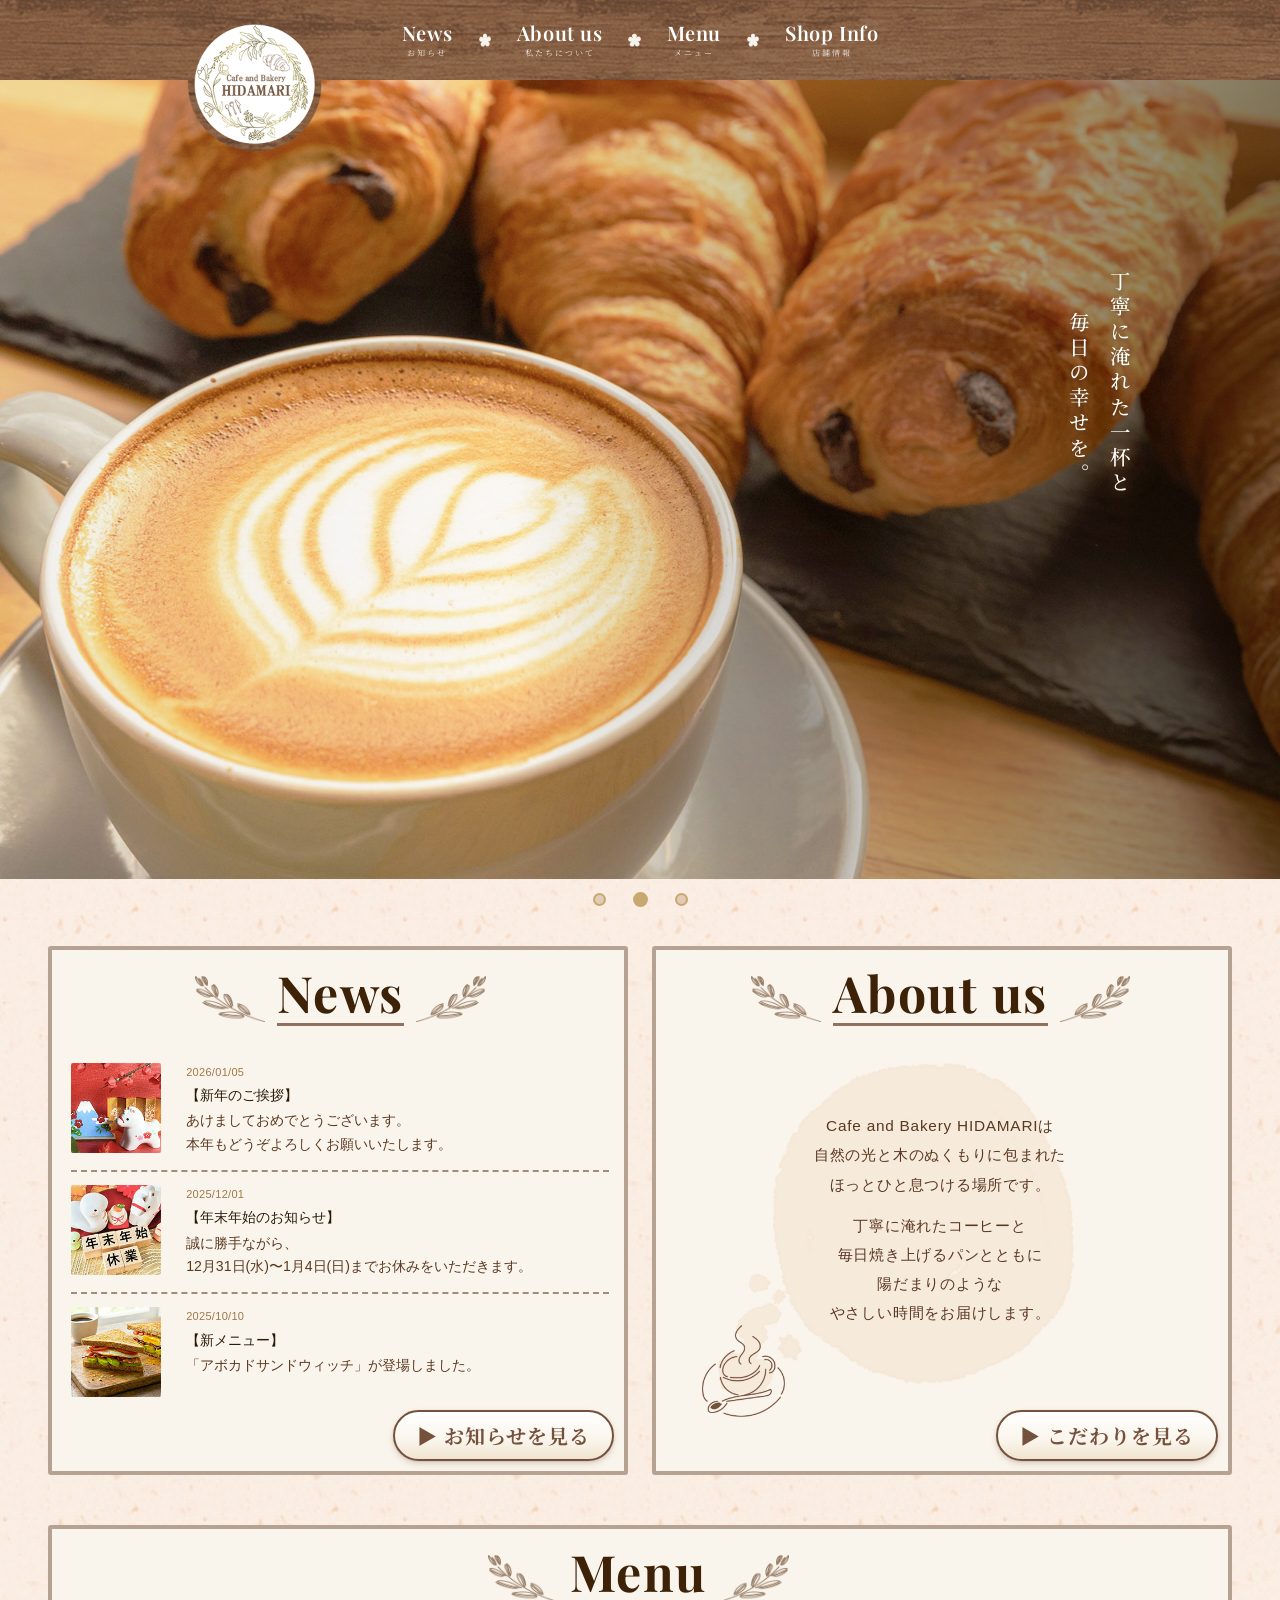
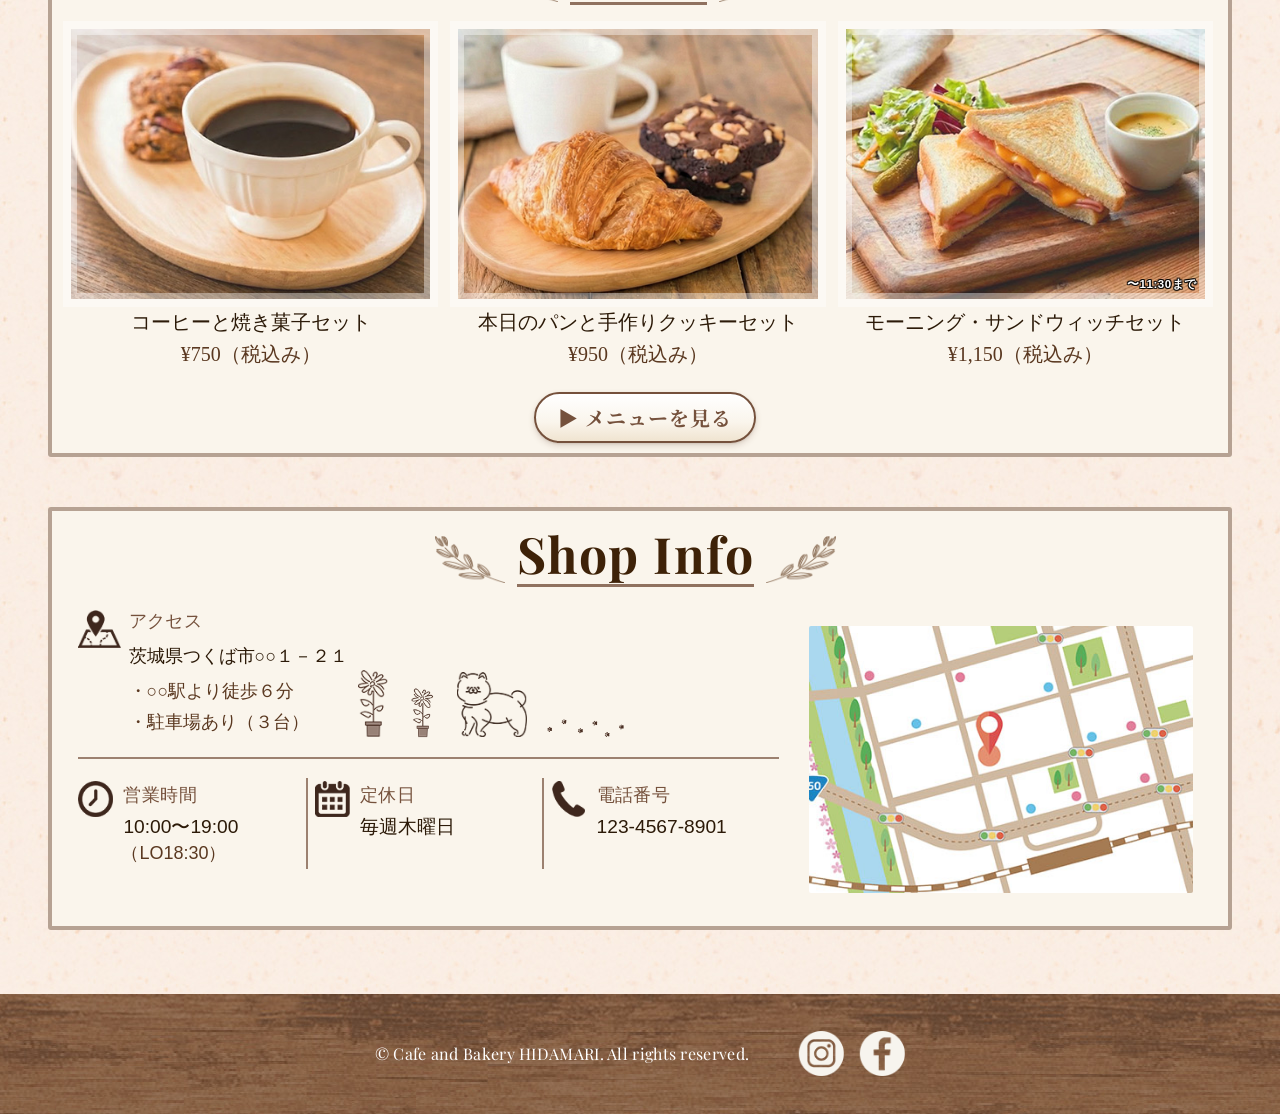
<file: index.html>
<!DOCTYPE html>
<html lang="ja">
<head>
  <meta charset="UTF-8">
  <meta name="viewport" content="width=device-width, initial-scale=1.0">
  <title>Cafe and Bakery HIDAMARI</title>
  <link rel="icon" href="favicon.ico">
  <link rel="preconnect" href="https://fonts.googleapis.com">
  <link rel="preconnect" href="https://fonts.gstatic.com" crossorigin>
  <link href="https://fonts.googleapis.com/css2?family=Playfair+Display:wght@400;600;700&family=Noto+Serif+JP:wght@300;400;500&display=swap" rel="stylesheet">
  <link rel="stylesheet" href="css/style.css">
</head>
<body>

<div class="hero-wood-wrap">
  <img class="hero-wood-img" src="images/common/bg_wood1.png" alt="" aria-hidden="true">
  <a href="index.html" class="hero-logo-link">
    <img class="hero-logo-img" src="images/common/logo.png" alt="Cafe and Bakery HIDAMARI">
  </a>
</div>

<header class="site-header">
  <div class="header-inner">
    <nav class="global-nav">
      <button class="nav-toggle" id="js-toggle" aria-label="メニュー" aria-expanded="false">
        <span></span><span></span><span></span>
      </button>
      <ul class="nav-list" id="js-nav">
        <li class="nav-item">
          <a href="news.html" class="nav-link">
            <span class="nav-en">News</span>
            <span class="nav-ja">お知らせ</span>
          </a>
        </li>
        <li class="nav-item">
          <img class="nav-flower" src="images/common/deco-flower.png" alt="" aria-hidden="true">
          <a href="about.html" class="nav-link">
            <span class="nav-en">About us</span>
            <span class="nav-ja">私たちについて</span>
          </a>
        </li>
        <li class="nav-item">
          <img class="nav-flower" src="images/common/deco-flower.png" alt="" aria-hidden="true">
          <a href="menu.html" class="nav-link">
            <span class="nav-en">Menu</span>
            <span class="nav-ja">メニュー</span>
          </a>
        </li>
        <li class="nav-item">
          <img class="nav-flower" src="images/common/deco-flower.png" alt="" aria-hidden="true">
          <a href="shopinfo.html" class="nav-link">
            <span class="nav-en">Shop Info</span>
            <span class="nav-ja">店舗情報</span>
          </a>
        </li>
      </ul>
    </nav>
  </div>
</header>

<section class="hero">
  <div class="hero-slides">
    <div class="hero-slide is-active">
      <img class="hero-img" src="images/top/main-visual.jpg" alt="カフェ店内の様子">
      <div class="hero-overlay"></div>
      <div class="hero-text">
        <span class="hero-text-r">優しい光に包まれて。</span>
        <span class="hero-text-l">焼きたての香りと</span>
      </div>
    </div>
    <div class="hero-slide">
      <img class="hero-img" src="images/top/main-visual2.jpg" alt="コーヒーとパン">
      <div class="hero-overlay"></div>
      <div class="hero-text">
        <span class="hero-text-r">毎日の幸せを。</span>
        <span class="hero-text-l">丁寧に淹れた一杯と</span>
      </div>
    </div>
    <div class="hero-slide">
      <img class="hero-img" src="images/top/main-visual3.jpg" alt="陽だまりの店内">
      <div class="hero-overlay"></div>
      <div class="hero-text">
        <span class="hero-text-r">場所がここにあります。</span>
        <span class="hero-text-l">ほっとひと息つける</span>
      </div>
    </div>
  </div>
</section>

<div class="hero-dots-wrap">
  <div class="hero-dots">
    <button class="hero-dot is-active" data-slide="0" aria-label="スライド1"></button>
    <button class="hero-dot"           data-slide="1" aria-label="スライド2"></button>
    <button class="hero-dot"           data-slide="2" aria-label="スライド3"></button>
  </div>
</div>

<div class="page-wrap">
<main class="main-inner">

  <div class="row-2col">

    <section class="card" id="news">
      <div class="sec-head">
        <img class="sec-deco" src="images/top/reaf1.png" alt="" aria-hidden="true">
        <h2 class="sec-title">News</h2>
        <img class="sec-deco sec-deco--r" src="images/top/reaf2.png" alt="" aria-hidden="true">
      </div>
      <ul class="news-list">
        <li class="news-item">
          <a href="news-detail.html?id=1" class="news-item-link">
            <div class="news-thumb"><img src="images/news/news1.jpg" alt="新年のご挨拶"></div>
            <div class="news-body">
              <time class="news-date" datetime="2026-01-05">2026/01/05</time>
              <p class="news-head">【新年のご挨拶】</p>
              <p class="news-text">あけましておめでとうございます。<br>本年もどうぞよろしくお願いいたします。</p>
            </div>
          </a>
        </li>
        <li class="news-rule" role="separator"></li>
        <li class="news-item">
          <a href="news-detail.html?id=2" class="news-item-link">
            <div class="news-thumb"><img src="images/news/news2.jpg" alt="年末年始のお知らせ"></div>
            <div class="news-body">
              <time class="news-date" datetime="2025-12-01">2025/12/01</time>
              <p class="news-head">【年末年始のお知らせ】</p>
              <p class="news-text">誠に勝手ながら、<br>12月31日(水)〜1月4日(日)までお休みをいただきます。</p>
            </div>
          </a>
        </li>
        <li class="news-rule" role="separator"></li>
        <li class="news-item">
          <a href="news-detail.html?id=3" class="news-item-link">
            <div class="news-thumb"><img src="images/news/news3.jpg" alt="新メニュー"></div>
            <div class="news-body">
              <time class="news-date" datetime="2025-10-10">2025/10/10</time>
              <p class="news-head">【新メニュー】</p>
              <p class="news-text">「アボカドサンドウィッチ」が登場しました。</p>
            </div>
          </a>
        </li>
      </ul>
      <div class="card-foot"><a href="news.html" class="more-btn">▶ お知らせを見る</a></div>
    </section>

    <section class="card" id="about">
      <div class="sec-head">
        <img class="sec-deco" src="images/top/reaf1.png" alt="" aria-hidden="true">
        <h2 class="sec-title">About us</h2>
        <img class="sec-deco sec-deco--r" src="images/top/reaf2.png" alt="" aria-hidden="true">
      </div>
      <div class="about-wrap">
        <div class="about-bubble">
          <img class="about-bg-img" src="images/top/bg_about.png" alt="" aria-hidden="true">
          <img class="about-cup-img" src="images/top/deco-coffee.png" alt="コーヒーカップのイラスト" aria-hidden="true">
          <p class="about-p1">Cafe and Bakery HIDАМARIは<br>自然の光と木のぬくもりに包まれた<br>ほっとひと息つける場所です。</p>
          <p class="about-p2">丁寧に淹れたコーヒーと<br>毎日焼き上げるパンとともに<br>陽だまりのような<br>やさしい時間をお届けします。</p>
        </div>
      </div>
      <div class="card-foot"><a href="about.html" class="more-btn">▶ こだわりを見る</a></div>
    </section>

  </div>

  <section class="card" id="menu">
    <div class="sec-head">
      <img class="sec-deco" src="images/top/reaf1.png" alt="" aria-hidden="true">
      <h2 class="sec-title">Menu</h2>
      <img class="sec-deco sec-deco--r" src="images/top/reaf2.png" alt="" aria-hidden="true">
    </div>
    <div class="menu-grid">
      <div class="menu-item">
        <div class="menu-photo"><img src="images/top/menu-coffee.jpg" alt="コーヒーと焼き菓子セット"></div>
        <p class="menu-name">コーヒーと焼き菓子セット</p>
        <p class="menu-price">¥750（税込み）</p>
      </div>
      <div class="menu-item">
        <div class="menu-photo"><img src="images/top/menu-bread_cookie.jpg" alt="本日のパンと手作りクッキーセット"></div>
        <p class="menu-name">本日のパンと手作りクッキーセット</p>
        <p class="menu-price">¥950（税込み）</p>
      </div>
      <div class="menu-item">
        <div class="menu-photo"><img src="images/top/menu-sandwich.jpg" alt="モーニング・サンドウィッチセット"><span class="menu-photo-label">〜11:30まで</span></div>
        <p class="menu-name">モーニング・サンドウィッチセット</p>
        <p class="menu-price">¥1,150（税込み）</p>
      </div>
    </div>
    <div class="card-foot card-foot--center"><a href="menu.html" class="more-btn">▶ メニューを見る</a></div>
  </section>

  <section class="card" id="shopinfo">
    <div class="sec-head">
      <img class="sec-deco" src="images/top/reaf1.png" alt="" aria-hidden="true">
      <h2 class="sec-title">Shop Info</h2>
      <img class="sec-deco sec-deco--r" src="images/top/reaf2.png" alt="" aria-hidden="true">
    </div>
    <div class="shop-layout">
      <div class="shop-info">
        <div class="shop-access-row">
          <div class="shop-row">
            <img class="shop-icon" src="images/top/icon-accsess.png" alt="" aria-hidden="true">
            <div>
              <p class="shop-label">アクセス</p>
              <p class="shop-addr">茨城県つくば市○○１－２１</p>
              <p class="shop-sub1">・○○駅より徒歩６分</p>
              <p class="shop-sub1">・駐車場あり（３台）</p>
            </div>
          </div>
          <div class="shop-plants" aria-hidden="true">
            <img class="shop-plant-img plant-flower1" src="images/top/flower.png" alt="">
            <img class="shop-plant-img plant-flower2" src="images/top/flower.png" alt="">
            <img class="shop-plant-img plant-dog" src="images/top/dog.png" alt="">
            <img class="shop-plant-img plant-footprint" src="images/top/dog-footprint.png" alt="">
          </div>
        </div>
        <div class="shop-divider-h shop-divider-access"></div>
        <div class="shop-details">
          <div class="shop-detail">
            <img class="shop-icon" src="images/top/icon-hours.png" alt="" aria-hidden="true">
            <div>
              <p class="shop-label">営業時間</p>
              <p class="shop-val">10:00〜19:00</p>
              <p class="shop-sub2">（LO18:30）</p>
            </div>
          </div>
          <div class="shop-divider-v"></div>
          <div class="shop-detail">
            <img class="shop-icon" src="images/top/icon-closed.png" alt="" aria-hidden="true">
            <div>
              <p class="shop-label">定休日</p>
              <p class="shop-val">毎週木曜日</p>
            </div>
          </div>
          <div class="shop-divider-v"></div>
          <div class="shop-detail">
            <img class="shop-icon" src="images/top/icon-tel.png" alt="" aria-hidden="true">
            <div>
              <p class="shop-label">電話番号</p>
              <p class="shop-val">123-4567-8901</p>
            </div>
          </div>
        </div>
      </div>
      <div class="shop-map">
        <img class="shop-map-img" src="images/top/shop-map.jpg" alt="店舗マップ">
      </div>
    </div>
  </section>

</main>
</div>

<footer class="site-footer">
  <div class="footer-center">
    <p class="footer-copy">© Cafe and Bakery HIDAMARI. All rights reserved.</p>
    <div class="footer-sns">
      <a href="#" class="sns-btn" aria-label="Instagram">
        <img src="images/common/icon_instagram.png" alt="Instagram">
      </a>
      <a href="#" class="sns-btn" aria-label="Facebook">
        <img src="images/common/icon-facebook.png" alt="Facebook">
      </a>
    </div>
  </div>
  <a href="#" class="pagetop" id="js-pagetop" aria-label="ページトップへ">
    <img src="images/common/btn_pagetop.png" alt="PAGE TOP">
  </a>
</footer>

<script>
/* ── ヒーロースライダー ── */
(function(){
  const slides = document.querySelectorAll('.hero-slide');
  const dots   = document.querySelectorAll('.hero-dot');
  let cur = 0, timer;
  function go(n){
    slides[cur].classList.remove('is-active');
    dots[cur].classList.remove('is-active');
    cur = (n + slides.length) % slides.length;
    slides[cur].classList.add('is-active');
    dots[cur].classList.add('is-active');
  }
  function auto(){ timer = setInterval(() => go(cur + 1), 4500); }
  dots.forEach(d => d.addEventListener('click', function(){
    clearInterval(timer); go(+this.dataset.slide); auto();
  }));
  auto();
})();

/* ── ハンバーガーメニュー ── */
(function(){
  const btn = document.getElementById('js-toggle');
  const nav = document.getElementById('js-nav');
  btn.addEventListener('click', function(){
    const open = nav.classList.toggle('is-open');
    btn.classList.toggle('is-open', open);
    btn.setAttribute('aria-expanded', open);
  });
  nav.querySelectorAll('.nav-link').forEach(a => {
    a.addEventListener('click', () => {
      nav.classList.remove('is-open');
      btn.classList.remove('is-open');
      btn.setAttribute('aria-expanded', 'false');
    });
  });
})();

/* ── PAGE TOP ── */
(function(){
  const btn = document.getElementById('js-pagetop');
  function checkPosition() {
    const footer = document.querySelector('.site-footer');
    if (!footer) return;
    const footerTop = footer.getBoundingClientRect().top;
    const visible = footerTop < window.innerHeight;
    btn.style.opacity = visible ? '1' : '0';
    btn.style.pointerEvents = visible ? 'auto' : 'none';
  }
  window.addEventListener('scroll', checkPosition, { passive: true });
  window.addEventListener('resize', checkPosition, { passive: true });
  document.addEventListener('fullscreenchange', checkPosition);
})();

(function(){
  let timer;
  window.addEventListener('resize', function(){
    clearTimeout(timer);
    timer = setTimeout(function(){
      document.body.classList.remove('no-transition');
    }, 300);
  });
})();
</script>

</body>
</html>
</file>
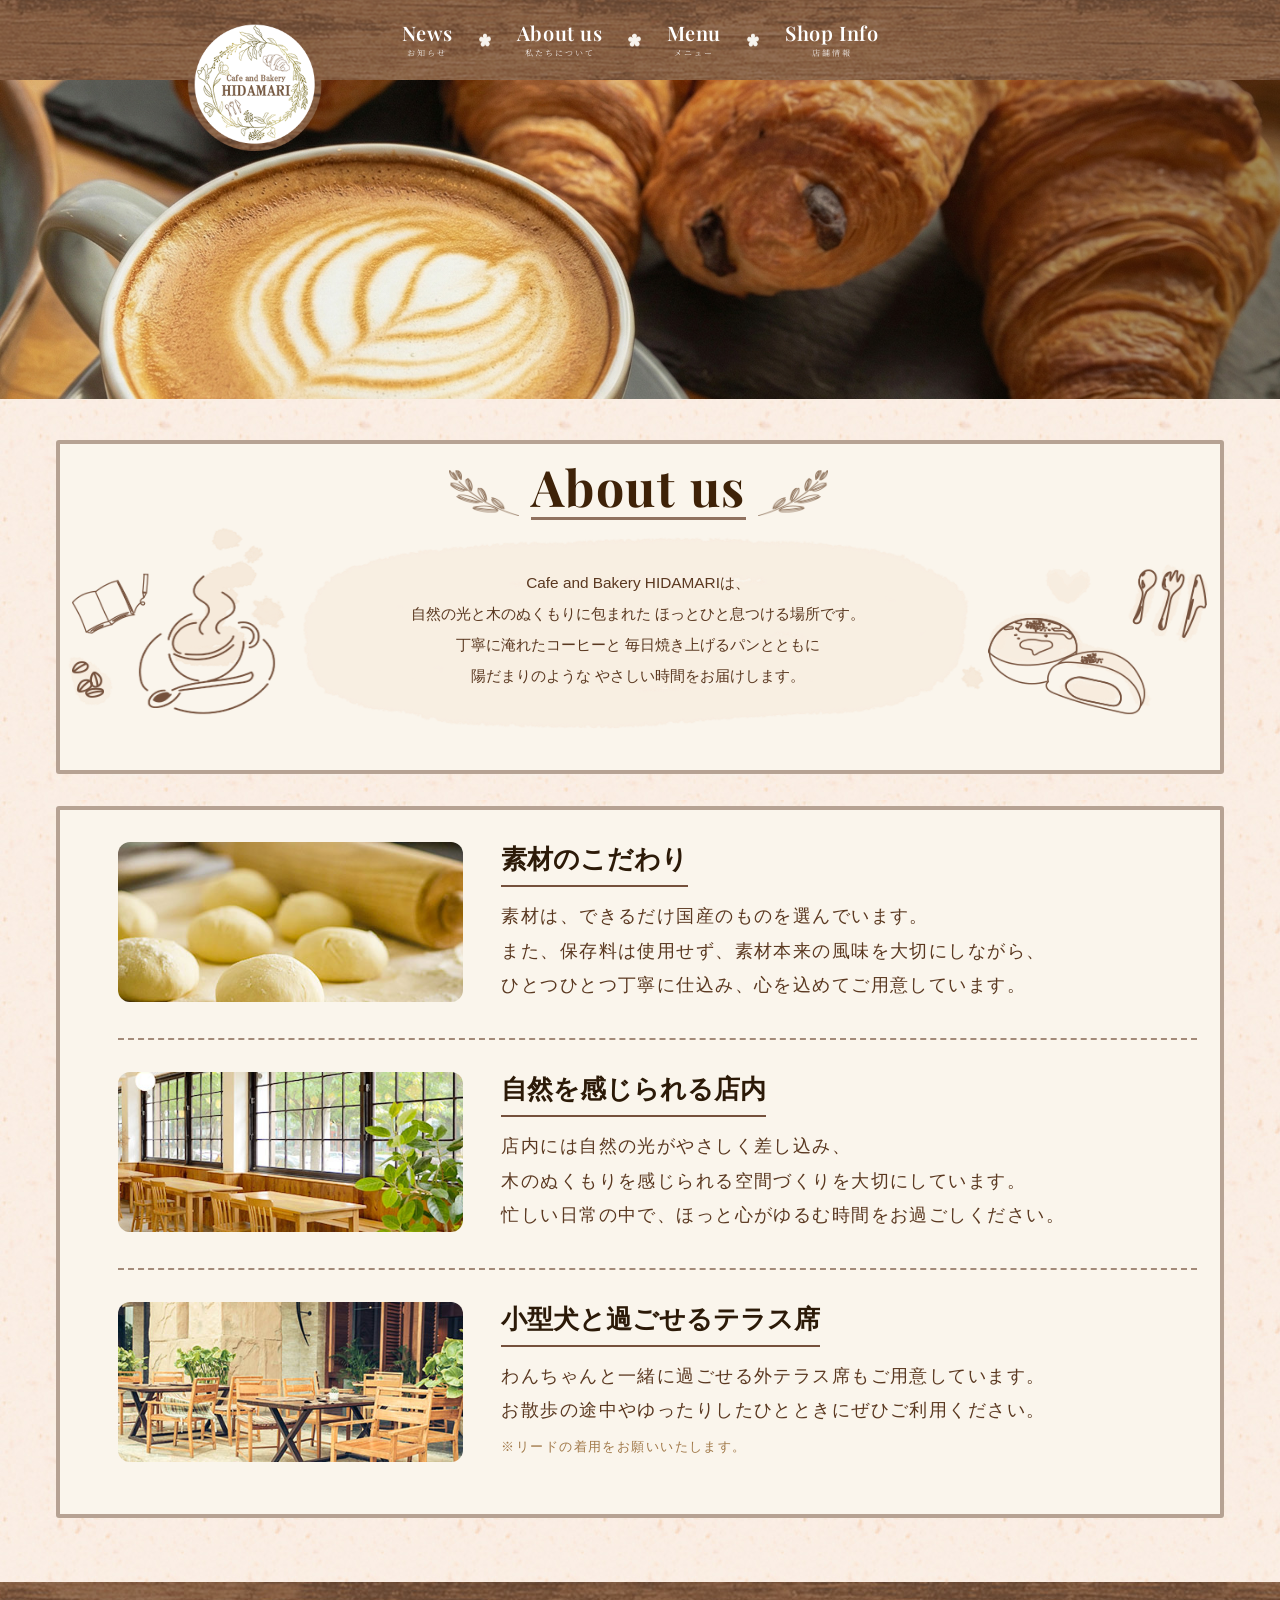
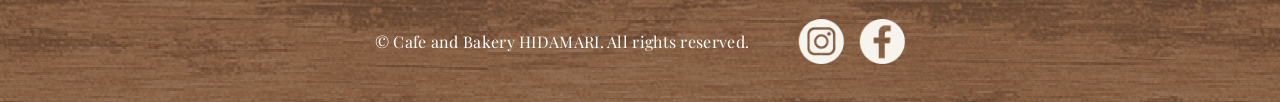
<file: about.html>
<!DOCTYPE html>
<html lang="ja">
<head>
  <meta charset="UTF-8">
  <meta name="viewport" content="width=device-width, initial-scale=1.0">
  <title>About us | Cafe and Bakery HIDAMARI</title>
  <link rel="icon" href="favicon.ico">
  <link rel="preconnect" href="https://fonts.googleapis.com">
  <link rel="preconnect" href="https://fonts.gstatic.com" crossorigin>
  <link href="https://fonts.googleapis.com/css2?family=Playfair+Display:wght@400;600;700&family=Noto+Serif+JP:wght@300;400;500&display=swap" rel="stylesheet">
  <link rel="stylesheet" href="css/style.css">
  <link rel="stylesheet" href="css/about.css">
</head>
<body>

<div class="hero-wood-wrap">
  <img class="hero-wood-img" src="images/common/bg_wood1.png" alt="" aria-hidden="true">
  <a href="index.html" class="hero-logo-link">
    <img class="hero-logo-img" src="images/common/logo.png" alt="Cafe and Bakery HIDAMARI">
  </a>
</div>

<header class="site-header">
  <div class="header-inner">
    <nav class="global-nav">
      <button class="nav-toggle" id="js-toggle" aria-label="メニュー" aria-expanded="false">
        <span></span><span></span><span></span>
      </button>
      <ul class="nav-list" id="js-nav">
        <li class="nav-item">
          <a href="news.html" class="nav-link">
            <span class="nav-en">News</span>
            <span class="nav-ja">お知らせ</span>
          </a>
        </li>
        <li class="nav-item">
          <img class="nav-flower" src="images/common/deco-flower.png" alt="" aria-hidden="true">
          <a href="about.html" class="nav-link">
            <span class="nav-en">About us</span>
            <span class="nav-ja">私たちについて</span>
          </a>
        </li>
        <li class="nav-item">
          <img class="nav-flower" src="images/common/deco-flower.png" alt="" aria-hidden="true">
          <a href="menu.html" class="nav-link">
            <span class="nav-en">Menu</span>
            <span class="nav-ja">メニュー</span>
          </a>
        </li>
        <li class="nav-item">
          <img class="nav-flower" src="images/common/deco-flower.png" alt="" aria-hidden="true">
          <a href="shopinfo.html" class="nav-link">
            <span class="nav-en">Shop Info</span>
            <span class="nav-ja">店舗情報</span>
          </a>
        </li>
      </ul>
    </nav>
  </div>
</header>

<div class="about-hero">
  <img class="about-hero-img" src="images/about_us/about-hero.jpg" alt="カフェの様子">
  <div class="about-hero-overlay"></div>
</div>

<div class="page-wrap">
  <main class="about-main">

    <section class="card about-intro-card">
      <div class="sec-head">
        <img class="sec-deco" src="images/top/reaf1.png" alt="" aria-hidden="true">
        <h1 class="sec-title">About us</h1>
        <img class="sec-deco sec-deco--r" src="images/top/reaf2.png" alt="" aria-hidden="true">
      </div>
      <div class="about-intro-text-wrap">
        <img class="about-intro-bubble-img pc-only" src="images/about_us/about_cafe-bubble.png" alt="" aria-hidden="true">
        <img class="about-deco about-deco1 tab-only" src="images/about_us/about-deco1.png" alt="" aria-hidden="true">
        <img class="about-deco about-deco4 tab-only" src="images/about_us/about-deco4.png" alt="" aria-hidden="true">
        <img class="about-deco about-deco2 tab-only" src="images/about_us/about-deco2.png" alt="" aria-hidden="true">
        <img class="about-deco about-deco1 sp-only" src="images/about_us/about-deco1.png" alt="" aria-hidden="true">
        <img class="about-deco about-deco3 sp-only" src="images/about_us/about-deco3.png" alt="" aria-hidden="true">
        <img class="about-deco about-deco2 sp-only" src="images/about_us/about-deco2.png" alt="" aria-hidden="true">
        <p class="about-intro-text">
          Cafe and Bakery HIDАМARIは、<br>
          自然の光と木のぬくもりに包まれた<span class="br-sp"></span><span class="br-pc"> </span>ほっとひと息つける場所です。<span class="sp-gap"></span><br class="br-pc">
          丁寧に淹れたコーヒーと<span class="br-sp"></span><span class="br-pc"> </span>毎日焼き上げるパンとともに<span class="br-sp"></span><br class="br-pc">
          陽だまりのような<span class="br-sp"></span><span class="br-pc"> </span>やさしい時間をお届けします。
        </p>
      </div>
    </section>

    <section class="card about-detail-card">
      <ul class="about-detail-list">
        <li class="about-detail-item">
          <img class="about-detail-img" src="images/about_us/feature1.jpg" alt="素材のこだわり">
          <div class="about-detail-body">
            <p class="about-detail-title">素材のこだわり</p>
            <p class="about-detail-text">
              素材は、できるだけ国産のものを選んでいます。<br>
              また、保存料は使用せず、素材本来の風味を大切にしながら、<br>
              ひとつひとつ丁寧に仕込み、心を込めてご用意しています。
            </p>
          </div>
        </li>
        <li class="about-detail-rule" role="separator"></li>
        <li class="about-detail-item">
          <img class="about-detail-img" src="images/about_us/feature2.jpg" alt="自然を感じられる店内">
          <div class="about-detail-body">
            <p class="about-detail-title">自然を感じられる店内</p>
            <p class="about-detail-text">
              店内には自然の光がやさしく差し込み、<br>
              木のぬくもりを感じられる空間づくりを大切にしています。<br>
              忙しい日常の中で、ほっと心がゆるむ時間をお過ごしください。
            </p>
          </div>
        </li>
        <li class="about-detail-rule" role="separator"></li>
        <li class="about-detail-item">
          <img class="about-detail-img" src="images/about_us/feature3.jpg" alt="小型犬と過ごせるテラス席">
          <div class="about-detail-body">
            <p class="about-detail-title">小型犬と過ごせるテラス席</p>
            <p class="about-detail-text">
              わんちゃんと一緒に過ごせる外テラス席もご用意しています。<br>
              お散歩の途中やゆったりしたひとときにぜひご利用ください。<br>
              <span class="note">※リードの着用をお願いいたします。</span>
            </p>
          </div>
        </li>
      </ul>
    </section>

  </main>
</div>

<footer class="site-footer">
  <div class="footer-center">
    <p class="footer-copy">© Cafe and Bakery HIDAMARI. All rights reserved.</p>
    <div class="footer-sns">
      <a href="#" class="sns-btn" aria-label="Instagram">
        <img src="images/common/icon_instagram.png" alt="Instagram">
      </a>
      <a href="#" class="sns-btn" aria-label="Facebook">
        <img src="images/common/icon-facebook.png" alt="Facebook">
      </a>
    </div>
  </div>
  <a href="#" class="pagetop" id="js-pagetop" aria-label="ページトップへ">
    <img src="images/common/btn_pagetop.png" alt="PAGE TOP">
  </a>
</footer>

<script>
(function(){
  const btn = document.getElementById('js-toggle');
  const nav = document.getElementById('js-nav');
  btn.addEventListener('click', function(){
    const open = nav.classList.toggle('is-open');
    btn.classList.toggle('is-open', open);
    btn.setAttribute('aria-expanded', open);
  });
  nav.querySelectorAll('.nav-link').forEach(a => {
    a.addEventListener('click', () => {
      nav.classList.remove('is-open');
      btn.classList.remove('is-open');
      btn.setAttribute('aria-expanded', 'false');
    });
  });
})();
(function(){
  const btn = document.getElementById('js-pagetop');
  function checkPosition() {
    const footer = document.querySelector('.site-footer');
    if (!footer) return;
    const footerTop = footer.getBoundingClientRect().top;
    const visible = footerTop < window.innerHeight;
    btn.style.opacity       = visible ? '1' : '0';
    btn.style.pointerEvents = visible ? 'auto' : 'none';
  }
  window.addEventListener('scroll', checkPosition, { passive: true });
  window.addEventListener('resize', checkPosition, { passive: true });
})();
</script>
</body>
</html>
</file>
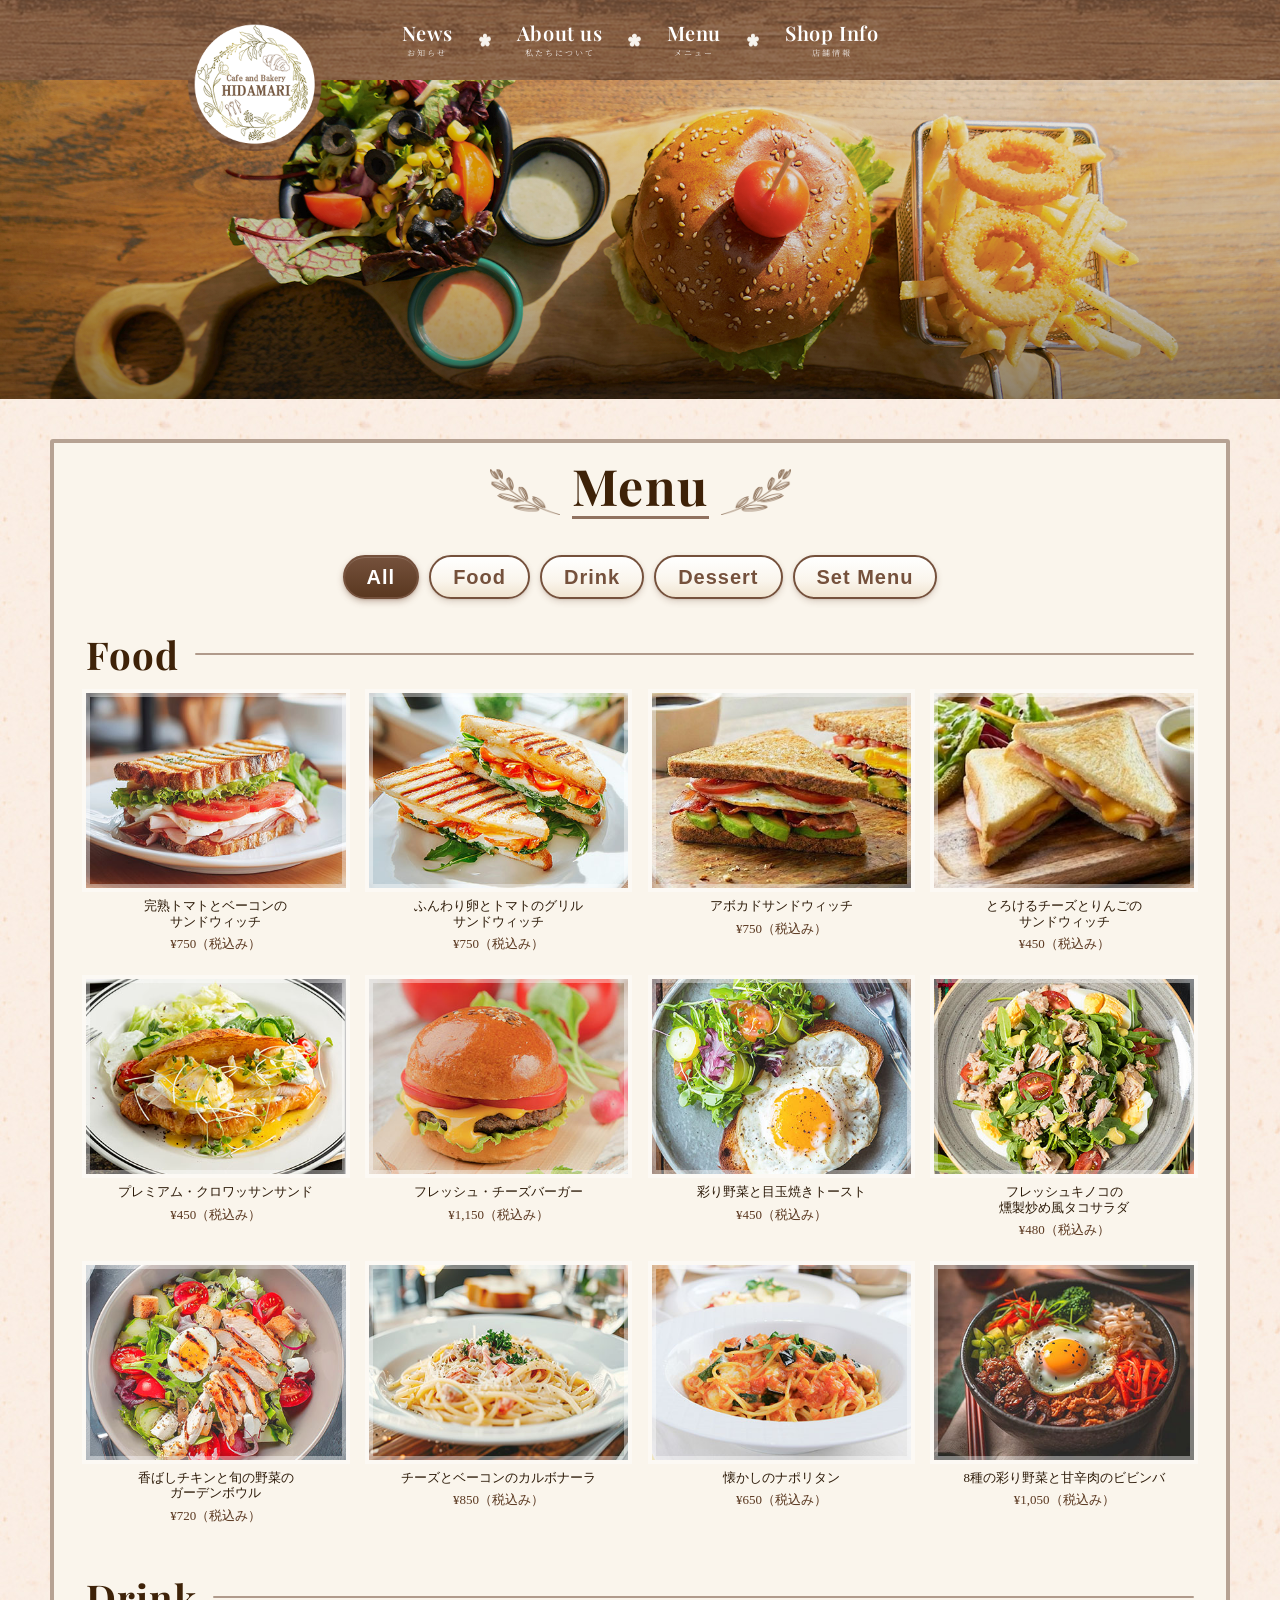
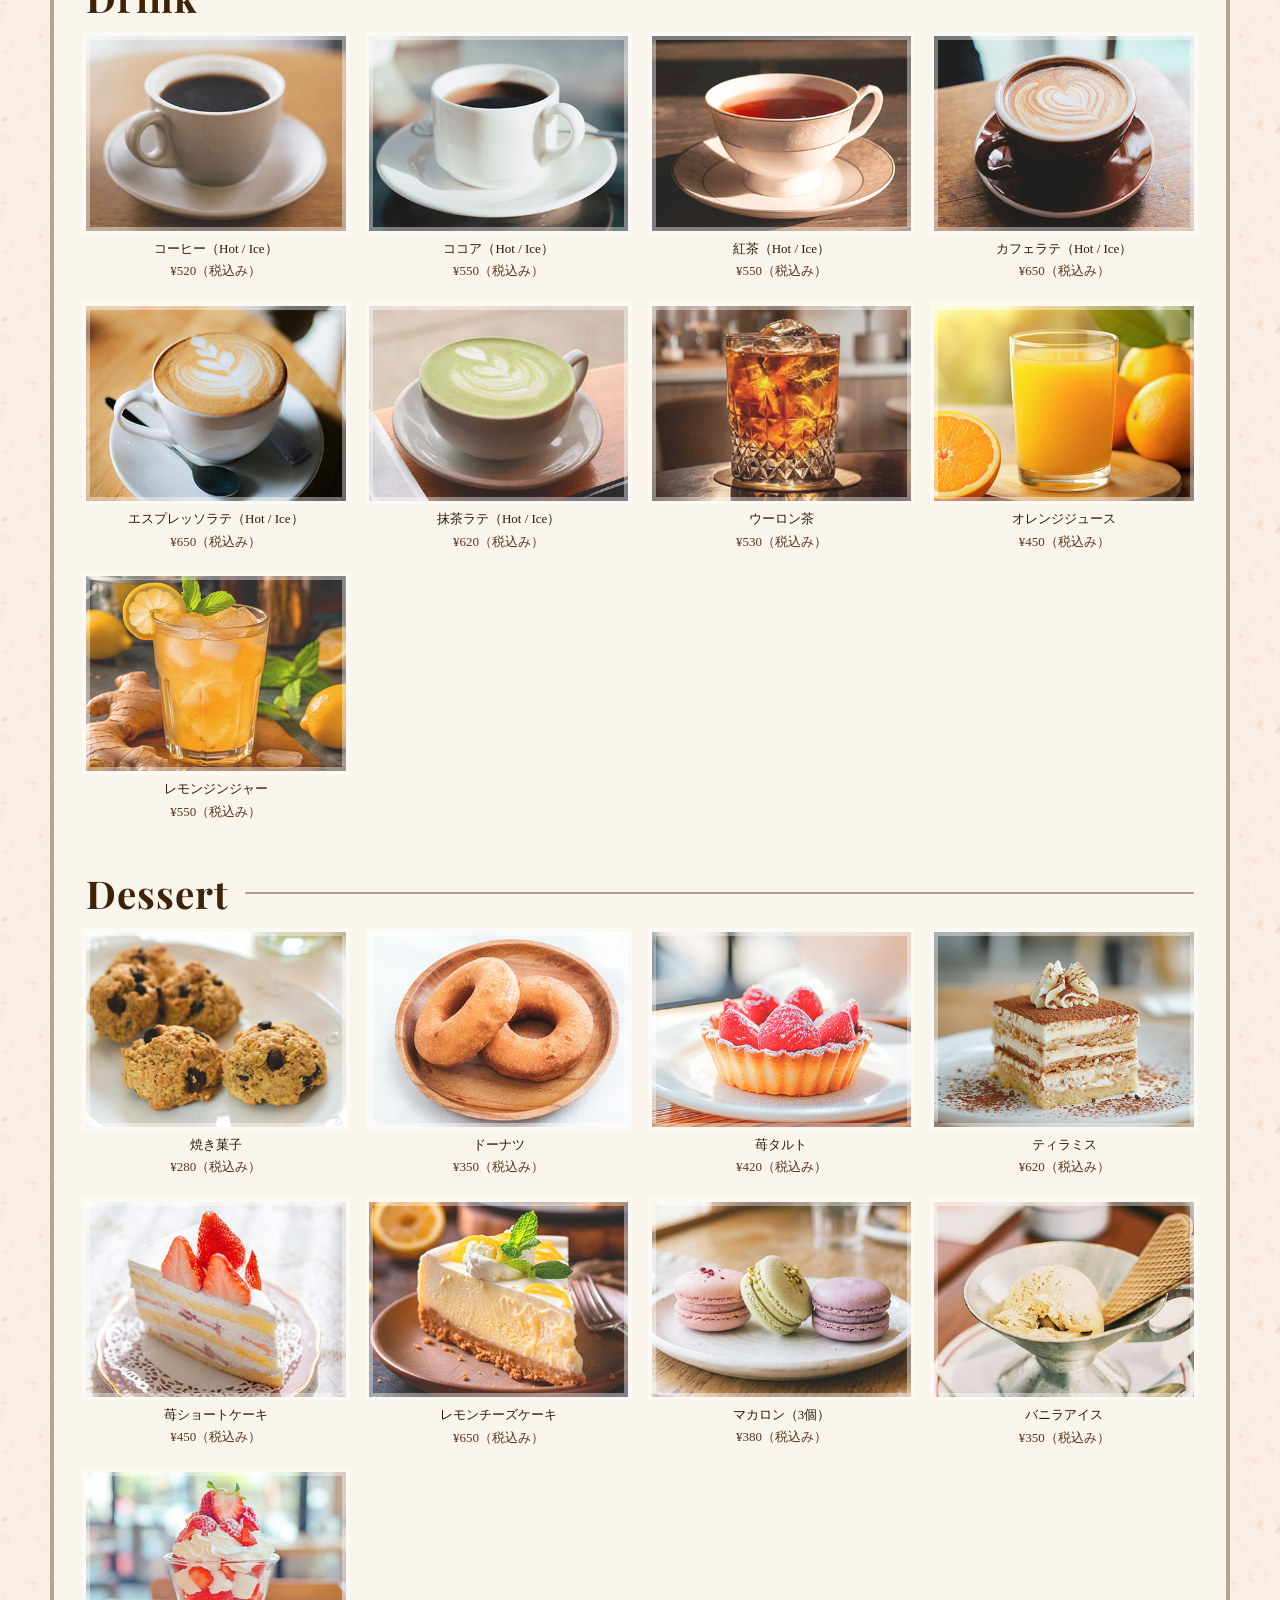
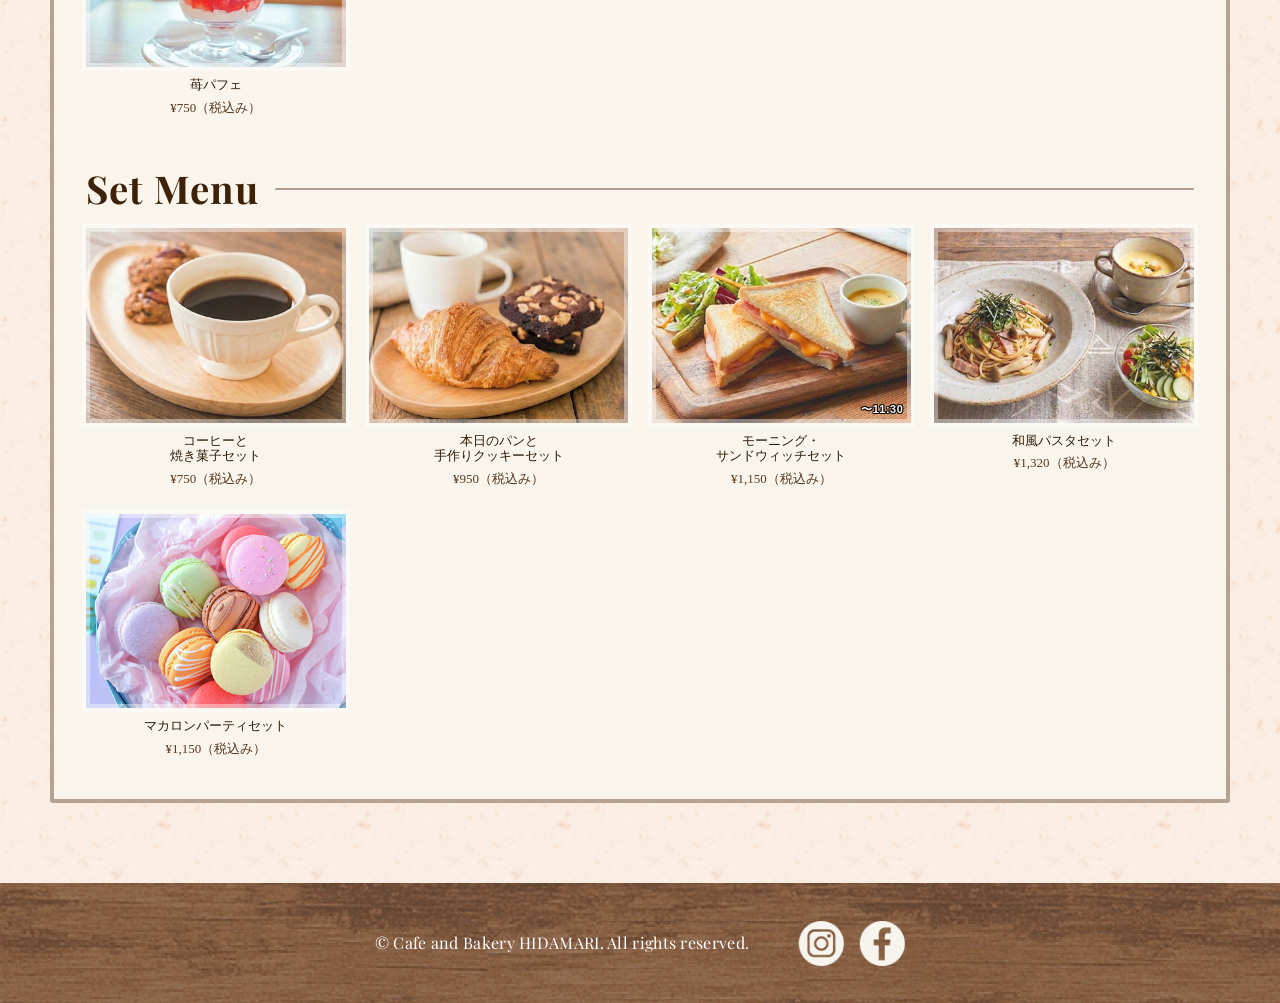
<file: menu.html>
<!DOCTYPE html>
<html lang="ja">
<head>
  <meta charset="UTF-8">
  <meta name="viewport" content="width=device-width, initial-scale=1.0">
  <title>Menu | Cafe and Bakery HIDAMARI</title>
  <link rel="icon" href="favicon.ico">
  <link rel="preconnect" href="https://fonts.googleapis.com">
  <link rel="preconnect" href="https://fonts.gstatic.com" crossorigin>
  <link href="https://fonts.googleapis.com/css2?family=Playfair+Display:wght@400;600;700&family=Noto+Serif+JP:wght@300;400;500&display=swap" rel="stylesheet">
  <link rel="stylesheet" href="css/style.css">
  <link rel="stylesheet" href="css/menu.css">

</head>
<body>

<div class="hero-wood-wrap">
  <img class="hero-wood-img" src="images/common/bg_wood1.png" alt="" aria-hidden="true">
  <a href="index.html" class="hero-logo-link">
    <img class="hero-logo-img" src="images/common/logo.png" alt="Cafe and Bakery HIDAMARI">
  </a>
</div>

<header class="site-header">
  <div class="header-inner">
    <nav class="global-nav">
      <button class="nav-toggle" id="js-toggle" aria-label="メニュー" aria-expanded="false">
        <span></span><span></span><span></span>
      </button>
      <ul class="nav-list" id="js-nav">
        <li class="nav-item">
          <a href="news.html" class="nav-link">
            <span class="nav-en">News</span>
            <span class="nav-ja">お知らせ</span>
          </a>
        </li>
        <li class="nav-item">
          <img class="nav-flower" src="images/common/deco-flower.png" alt="" aria-hidden="true">
          <a href="about.html" class="nav-link">
            <span class="nav-en">About us</span>
            <span class="nav-ja">私たちについて</span>
          </a>
        </li>
        <li class="nav-item">
          <img class="nav-flower" src="images/common/deco-flower.png" alt="" aria-hidden="true">
          <a href="menu.html" class="nav-link">
            <span class="nav-en">Menu</span>
            <span class="nav-ja">メニュー</span>
          </a>
        </li>
        <li class="nav-item">
          <img class="nav-flower" src="images/common/deco-flower.png" alt="" aria-hidden="true">
          <a href="shopinfo.html" class="nav-link">
            <span class="nav-en">Shop Info</span>
            <span class="nav-ja">店舗情報</span>
          </a>
        </li>
      </ul>
    </nav>
  </div>
</header>

<section class="page-hero">
  <img class="page-hero-img" src="images/menu/menu-hero.png" alt="メニュートップ画像">
  <div class="page-hero-overlay"></div>
</section>

<div class="menu-page-wrap">
  <div class="menu-page-inner">
    <div class="menu-page-card">

      <div class="sec-head">
        <img class="sec-deco" src="images/top/reaf1.png" alt="" aria-hidden="true">
        <h1 class="sec-title">Menu</h1>
        <img class="sec-deco sec-deco--r" src="images/top/reaf2.png" alt="" aria-hidden="true">
      </div>

      <div class="menu-tabs" role="tablist">
        <button class="menu-tab is-active" data-target="all"     role="tab" aria-selected="true">All</button>
        <button class="menu-tab"           data-target="food"    role="tab" aria-selected="false">Food</button>
        <button class="menu-tab"           data-target="drink"   role="tab" aria-selected="false">Drink</button>
        <button class="menu-tab"           data-target="dessert" role="tab" aria-selected="false">Dessert</button>
        <button class="menu-tab"           data-target="set"     role="tab" aria-selected="false">Set Menu</button>
      </div>

      <!-- Food -->
      <section class="menu-section" id="sec-food">
        <div class="menu-cat-head">
          <h2 class="menu-cat-title">Food</h2>
          <div class="menu-cat-line"></div>
        </div>
        <div class="menu-items-grid">
          <div class="menu-grid-item">
            <div class="menu-grid-photo"><img src="images/menu/Food/food1.jpg" alt="完熟トマトとベーコンのサンドウィッチ"></div>
            <p class="menu-grid-name">完熟トマトとベーコンの<br>サンドウィッチ</p>
            <p class="menu-grid-price">¥750（税込み）</p>
          </div>
          <div class="menu-grid-item">
            <div class="menu-grid-photo"><img src="images/menu/Food/food2.jpg" alt="ふんわり卵とトマトのグリルサンドウィッチ"></div>
            <p class="menu-grid-name">ふんわり卵とトマトのグリル<br>サンドウィッチ</p>
            <p class="menu-grid-price">¥750（税込み）</p>
          </div>
          <div class="menu-grid-item">
            <div class="menu-grid-photo"><img src="images/menu/Food/food3.jpg" alt="アボカドサンドウィッチ"></div>
            <p class="menu-grid-name">アボカドサンドウィッチ</p>
            <p class="menu-grid-price">¥750（税込み）</p>
          </div>
          <div class="menu-grid-item">
            <div class="menu-grid-photo"><img src="images/menu/Food/food4.jpg" alt="とろけるチーズとりんごのサンドウィッチ"></div>
            <p class="menu-grid-name">とろけるチーズとりんごの<br>サンドウィッチ</p>
            <p class="menu-grid-price">¥450（税込み）</p>
          </div>
          <div class="menu-grid-item">
            <div class="menu-grid-photo"><img src="images/menu/Food/food5.jpg" alt="プレミアム・クロワッサンサンド"></div>
            <p class="menu-grid-name">プレミアム・クロワッサンサンド</p>
            <p class="menu-grid-price">¥450（税込み）</p>
          </div>
          <div class="menu-grid-item">
            <div class="menu-grid-photo"><img src="images/menu/Food/food6.jpg" alt="フレッシュ・チーズバーガー"></div>
            <p class="menu-grid-name">フレッシュ・チーズバーガー</p>
            <p class="menu-grid-price">¥1,150（税込み）</p>
          </div>
          <div class="menu-grid-item">
            <div class="menu-grid-photo"><img src="images/menu/Food/food7.jpg" alt="彩り野菜と目玉焼きトースト"></div>
            <p class="menu-grid-name">彩り野菜と目玉焼きトースト</p>
            <p class="menu-grid-price">¥450（税込み）</p>
          </div>
          <div class="menu-grid-item">
            <div class="menu-grid-photo"><img src="images/menu/Food/food8.jpg" alt="フレッシュキノコの燻製炒め風タコサラダ"></div>
            <p class="menu-grid-name">フレッシュキノコの<br>燻製炒め風タコサラダ</p>
            <p class="menu-grid-price">¥480（税込み）</p>
          </div>
          <div class="menu-grid-item">
            <div class="menu-grid-photo"><img src="images/menu/Food/food9.jpg" alt="香ばしチキンと旬の野菜のガーデンボウル"></div>
            <p class="menu-grid-name">香ばしチキンと旬の野菜の<br>ガーデンボウル</p>
            <p class="menu-grid-price">¥720（税込み）</p>
          </div>
          <div class="menu-grid-item">
            <div class="menu-grid-photo"><img src="images/menu/Food/food10.jpg" alt="チーズとベーコンのカルボナーラ"></div>
            <p class="menu-grid-name">チーズとベーコンのカルボナーラ</p>
            <p class="menu-grid-price">¥850（税込み）</p>
          </div>
          <div class="menu-grid-item">
            <div class="menu-grid-photo"><img src="images/menu/Food/food11.jpg" alt="懐かしのナポリタン"></div>
            <p class="menu-grid-name">懐かしのナポリタン</p>
            <p class="menu-grid-price">¥650（税込み）</p>
          </div>
          <div class="menu-grid-item">
            <div class="menu-grid-photo"><img src="images/menu/Food/food12.jpg" alt="8種の彩り野菜と甘辛肉のビビンバ"></div>
            <p class="menu-grid-name">8種の彩り野菜と甘辛肉のビビンバ</p>
            <p class="menu-grid-price">¥1,050（税込み）</p>
          </div>
        </div>
      </section>

      <!-- Drink -->
      <section class="menu-section" id="sec-drink">
        <div class="menu-cat-head">
          <h2 class="menu-cat-title">Drink</h2>
          <div class="menu-cat-line"></div>
        </div>
        <div class="menu-items-grid">
          <div class="menu-grid-item">
            <div class="menu-grid-photo"><img src="images/menu/Drink/drink1.jpg" alt="コーヒー"></div>
            <p class="menu-grid-name">コーヒー（Hot / Ice）</p>
           <p class="menu-grid-price">¥520（税込み）</p>
          </div>
          <div class="menu-grid-item">
            <div class="menu-grid-photo"><img src="images/menu/Drink/drink2.jpg" alt="ココア"></div>
            <p class="menu-grid-name">ココア（Hot / Ice）</p>
            <p class="menu-grid-price">¥550（税込み）</p>
          </div>
          <div class="menu-grid-item">
            <div class="menu-grid-photo"><img src="images/menu/Drink/drink3.jpg" alt="紅茶"></div>
            <p class="menu-grid-name">紅茶（Hot / Ice）</p>
            <p class="menu-grid-price">¥550（税込み）</p>
          </div>
          <div class="menu-grid-item">
            <div class="menu-grid-photo"><img src="images/menu/Drink/drink4.jpg" alt="カフェラテ"></div>
            <p class="menu-grid-name">カフェラテ（Hot / Ice）</p>
            <p class="menu-grid-price">¥650（税込み）</p>
          </div>
          <div class="menu-grid-item">
            <div class="menu-grid-photo"><img src="images/menu/Drink/drink5.jpg" alt="エスプレッソラテ"></div>
            <p class="menu-grid-name">エスプレッソラテ（Hot / Ice）</p>
            <p class="menu-grid-price">¥650（税込み）</p>
          </div>
          <div class="menu-grid-item">
            <div class="menu-grid-photo"><img src="images/menu/Drink/drink6.jpg" alt="抹茶ラテ"></div>
            <p class="menu-grid-name">抹茶ラテ（Hot / Ice）</p>
            <p class="menu-grid-price">¥620（税込み）</p>
          </div>
          <div class="menu-grid-item">
            <div class="menu-grid-photo"><img src="images/menu/Drink/drink7.jpg" alt="ウーロン茶"></div>
            <p class="menu-grid-name">ウーロン茶</p>
            <p class="menu-grid-price">¥530（税込み）</p>
          </div>
          <div class="menu-grid-item">
            <div class="menu-grid-photo"><img src="images/menu/Drink/drink8.jpg" alt="オレンジジュース"></div>
            <p class="menu-grid-name">オレンジジュース</p>
            <p class="menu-grid-price">¥450（税込み）</p>
          </div>
          <div class="menu-grid-item">
            <div class="menu-grid-photo"><img src="images/menu/Drink/drink9.jpg" alt="レモンジンジャー"></div>
            <p class="menu-grid-name">レモンジンジャー</p>
            <p class="menu-grid-price">¥550（税込み）</p>
          </div>
        </div>
      </section>

      <!-- Dessert -->
      <section class="menu-section" id="sec-dessert">
        <div class="menu-cat-head">
          <h2 class="menu-cat-title">Dessert</h2>
          <div class="menu-cat-line"></div>
        </div>
        <div class="menu-items-grid">
          <div class="menu-grid-item">
            <div class="menu-grid-photo"><img src="images/menu/Dessert/dessert1.jpg" alt="焼き菓子"></div>
            <p class="menu-grid-name">焼き菓子</p>
            <p class="menu-grid-price">¥280（税込み）</p>
          </div>
          <div class="menu-grid-item">
            <div class="menu-grid-photo"><img src="images/menu/Dessert/dessert2.jpg" alt="ドーナツ"></div>
            <p class="menu-grid-name">ドーナツ</p>
            <p class="menu-grid-price">¥350（税込み）</p>
          </div>
          <div class="menu-grid-item">
            <div class="menu-grid-photo"><img src="images/menu/Dessert/dessert3.jpg" alt="苺タルト"></div>
            <p class="menu-grid-name">苺タルト</p>
            <p class="menu-grid-price">¥420（税込み）</p>
          </div>
          <div class="menu-grid-item">
            <div class="menu-grid-photo"><img src="images/menu/Dessert/dessert4.jpg" alt="ティラミス"></div>
            <p class="menu-grid-name">ティラミス</p>
            <p class="menu-grid-price">¥620（税込み）</p>
          </div>
          <div class="menu-grid-item">
            <div class="menu-grid-photo"><img src="images/menu/Dessert/dessert5.jpg" alt="苺ショートケーキ"></div>
            <p class="menu-grid-name">苺ショートケーキ</p>
            <p class="menu-grid-price">¥450（税込み）</p>
          </div>
          <div class="menu-grid-item">
            <div class="menu-grid-photo"><img src="images/menu/Dessert/dessert6.jpg" alt="レモンチーズケーキ"></div>
            <p class="menu-grid-name">レモンチーズケーキ</p>
            <p class="menu-grid-price">¥650（税込み）</p>
          </div>
          <div class="menu-grid-item">
            <div class="menu-grid-photo"><img src="images/menu/Dessert/dessert7.jpg" alt="マカロン（3個）"></div>
            <p class="menu-grid-name">マカロン（3個）</p>
            <p class="menu-grid-price">¥380（税込み）</p>
          </div>
          <div class="menu-grid-item">
            <div class="menu-grid-photo"><img src="images/menu/Dessert/dessert8.jpg" alt="バニラアイス"></div>
            <p class="menu-grid-name">バニラアイス</p>
            <p class="menu-grid-price">¥350（税込み）</p>
          </div>
          <div class="menu-grid-item">
            <div class="menu-grid-photo"><img src="images/menu/Dessert/dessert9.jpg" alt="苺パフェ"></div>
            <p class="menu-grid-name">苺パフェ</p>
            <p class="menu-grid-price">¥750（税込み）</p>
          </div>
        </div>
      </section>

      <!-- Set Menu -->
      <section class="menu-section" id="sec-set">
        <div class="menu-cat-head">
          <h2 class="menu-cat-title">Set Menu</h2>
          <div class="menu-cat-line"></div>
        </div>
        <div class="menu-items-grid">
          <div class="menu-grid-item">
            <div class="menu-grid-photo"><img src="images/menu/Set_Menu/set_menu1.jpg" alt="コーヒーと焼き菓子セット"></div>
            <p class="menu-grid-name">コーヒーと<br>焼き菓子セット</p>
            <p class="menu-grid-price">¥750（税込み）</p>
          </div>
          <div class="menu-grid-item">
            <div class="menu-grid-photo"><img src="images/menu/Set_Menu/set_menu2.jpg" alt="本日のパンと手作りクッキーセット"></div>
            <p class="menu-grid-name">本日のパンと<br>手作りクッキーセット</p>
            <p class="menu-grid-price">¥950（税込み）</p>
          </div>
          <div class="menu-grid-item">
            <div class="menu-grid-photo"><img src="images/menu/Set_Menu/set_menu3.jpg" alt="モーニング・サンドウィッチセット"><span class="menu-photo-label">〜11:30</span></div>
            <p class="menu-grid-name">モーニング・<br>サンドウィッチセット</p>
            <p class="menu-grid-price">¥1,150（税込み）</p>
          </div>
          <div class="menu-grid-item">
            <div class="menu-grid-photo"><img src="images/menu/Set_Menu/set_menu4.jpg" alt="和風パスタセット"></div>
            <p class="menu-grid-name">和風パスタセット</p>
            <p class="menu-grid-price">¥1,320（税込み）</p>
          </div>
          <div class="menu-grid-item">
            <div class="menu-grid-photo"><img src="images/menu/Set_Menu/set_menu5.jpg" alt="マカロン日曜パーティセット"></div>
            <p class="menu-grid-name">マカロンパーティセット</p>
            <p class="menu-grid-price">¥1,150（税込み）</p>
          </div>
        </div>
      </section>

    </div>
  </div>
</div>

<footer class="site-footer">
  <div class="footer-center">
    <p class="footer-copy">© Cafe and Bakery HIDAMARI. All rights reserved.</p>
    <div class="footer-sns">
      <a href="#" class="sns-btn" aria-label="Instagram">
        <img src="images/common/icon_instagram.png" alt="Instagram">
      </a>
      <a href="#" class="sns-btn" aria-label="Facebook">
        <img src="images/common/icon-facebook.png" alt="Facebook">
      </a>
    </div>
  </div>
  <a href="#" class="pagetop" id="js-pagetop" aria-label="ページトップへ">
    <img src="images/common/btn_pagetop.png" alt="PAGE TOP">
  </a>
</footer>

<script>
(function(){
  const btn = document.getElementById('js-toggle');
  const nav = document.getElementById('js-nav');
  btn.addEventListener('click', function(){
    const open = nav.classList.toggle('is-open');
    btn.classList.toggle('is-open', open);
    btn.setAttribute('aria-expanded', open);
  });
  nav.querySelectorAll('.nav-link').forEach(a => {
    a.addEventListener('click', () => {
      nav.classList.remove('is-open');
      btn.classList.remove('is-open');
      btn.setAttribute('aria-expanded', 'false');
    });
  });
})();
(function(){
  const btn = document.getElementById('js-pagetop');
  function checkPosition() {
    const footer = document.querySelector('.site-footer');
    if (!footer) return;
    const footerTop = footer.getBoundingClientRect().top;
    const visible = footerTop < window.innerHeight;
    btn.style.opacity = visible ? '1' : '0';
    btn.style.pointerEvents = visible ? 'auto' : 'none';
  }
  window.addEventListener('scroll', checkPosition, { passive: true });
  window.addEventListener('resize', checkPosition, { passive: true });
})();
(function(){
  const tabs = document.querySelectorAll('.menu-tab');
  const sections = {
    food:    document.getElementById('sec-food'),
    drink:   document.getElementById('sec-drink'),
    dessert: document.getElementById('sec-dessert'),
    set:     document.getElementById('sec-set'),
  };
  tabs.forEach(tab => {
    tab.addEventListener('click', function(){
      const target = this.dataset.target;
      tabs.forEach(t => {
        t.classList.remove('is-active');
        t.setAttribute('aria-selected', 'false');
      });
      this.classList.add('is-active');
      this.setAttribute('aria-selected', 'true');
      Object.entries(sections).forEach(([key, sec]) => {
        if (target === 'all' || key === target) {
          sec.classList.remove('is-hidden');
          /* アニメーションをリセットして再発火 */
          sec.classList.remove('is-animating');
          void sec.offsetWidth; /* reflow */
          sec.classList.add('is-animating');
          sec.addEventListener('animationend', function handler(){
            sec.classList.remove('is-animating');
            sec.removeEventListener('animationend', handler);
          });
        } else {
          sec.classList.add('is-hidden');
          sec.classList.remove('is-animating');
        }
      });
    });
  });
})();
</script>

</body>
</html>
</file>
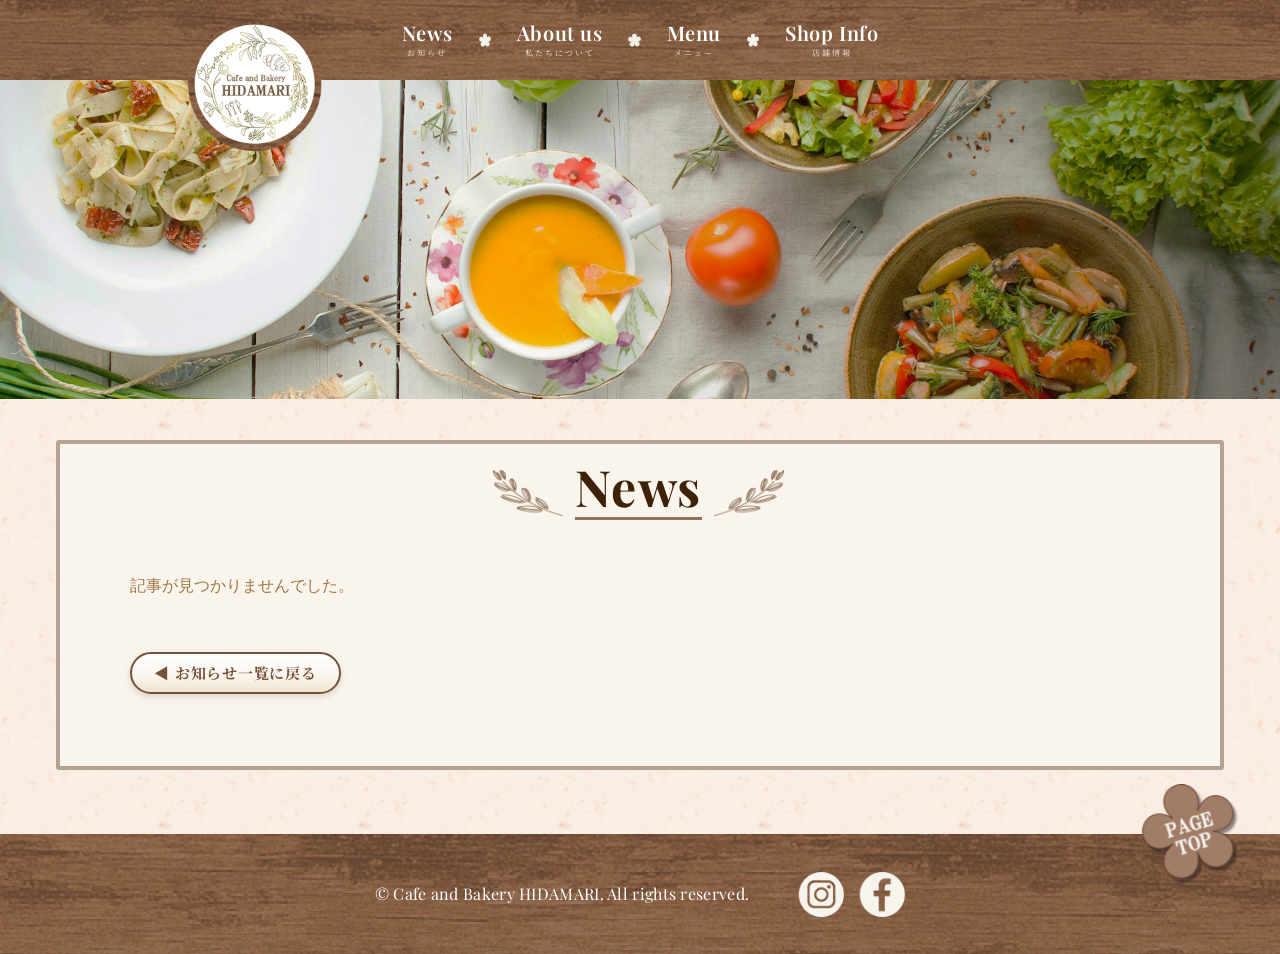
<file: news-detail.html>
<!DOCTYPE html>
<html lang="ja">
<head>
  <meta charset="UTF-8">
  <meta name="viewport" content="width=device-width, initial-scale=1.0">
  <title>News | Cafe and Bakery HIDAMARI</title>
  <link rel="icon" href="favicon.ico">
  <link rel="preconnect" href="https://fonts.googleapis.com">
  <link rel="preconnect" href="https://fonts.gstatic.com" crossorigin>
  <link href="https://fonts.googleapis.com/css2?family=Playfair+Display:wght@400;600;700&family=Noto+Serif+JP:wght@300;400;500&display=swap" rel="stylesheet">
  <link rel="stylesheet" href="css/style.css">
  <link rel="stylesheet" href="css/news.css">
</head>
<body>

<div class="hero-wood-wrap">
  <img class="hero-wood-img" src="images/common/bg_wood1.png" alt="" aria-hidden="true">
  <a href="index.html" class="hero-logo-link">
    <img class="hero-logo-img" src="images/common/logo.png" alt="Cafe and Bakery HIDAMARI">
  </a>
</div>

<header class="site-header">
  <div class="header-inner">
    <nav class="global-nav">
      <button class="nav-toggle" id="js-toggle" aria-label="メニュー" aria-expanded="false">
        <span></span><span></span><span></span>
      </button>
      <ul class="nav-list" id="js-nav">
        <li class="nav-item">
          <a href="news.html" class="nav-link">
            <span class="nav-en">News</span>
            <span class="nav-ja">お知らせ</span>
          </a>
        </li>
        <li class="nav-item">
          <img class="nav-flower" src="images/common/deco-flower.png" alt="" aria-hidden="true">
          <a href="index.html#about" class="nav-link">
            <span class="nav-en">About us</span>
            <span class="nav-ja">私たちについて</span>
          </a>
        </li>
        <li class="nav-item">
          <img class="nav-flower" src="images/common/deco-flower.png" alt="" aria-hidden="true">
          <a href="index.html#menu" class="nav-link">
            <span class="nav-en">Menu</span>
            <span class="nav-ja">メニュー</span>
          </a>
        </li>
        <li class="nav-item">
          <img class="nav-flower" src="images/common/deco-flower.png" alt="" aria-hidden="true">
          <a href="index.html#shopinfo" class="nav-link">
            <span class="nav-en">Shop Info</span>
            <span class="nav-ja">店舗情報</span>
          </a>
        </li>
      </ul>
    </nav>
  </div>
</header>

<div class="news-hero">
  <img class="news-hero-img" src="images/news/news-hero.jpg" alt="カフェ店内の様子">
  <div class="news-hero-overlay"></div>
</div>

<div class="page-wrap">
  <main class="news-main">
    <section class="card news-page-card">

      <div class="sec-head">
        <img class="sec-deco" src="images/top/reaf1.png" alt="" aria-hidden="true">
        <h1 class="sec-title">News</h1>
        <img class="sec-deco sec-deco--r" src="images/top/reaf2.png" alt="" aria-hidden="true">
      </div>

      <!-- 記事が見つからないときのエラー表示 -->
      <div class="news-detail-wrap" id="js-detail-error" style="display:none;">
        <p style="color:var(--text-muted); font-family:var(--font-gothic); padding:20px 0;">
          記事が見つかりませんでした。
        </p>
        <a href="news.html" class="news-detail-back">◀ お知らせ一覧に戻る</a>
      </div>

      <!-- 記事本文（JSで書き込む） -->
      <div class="news-detail-wrap" id="js-detail-content"></div>

    </section>
  </main>
</div>

<footer class="site-footer">
  <div class="footer-center">
    <p class="footer-copy">© Cafe and Bakery HIDAMARI. All rights reserved.</p>
    <div class="footer-sns">
      <a href="#" class="sns-btn" aria-label="Instagram">
        <img src="images/common/icon_instagram.png" alt="Instagram">
      </a>
      <a href="#" class="sns-btn" aria-label="Facebook">
        <img src="images/common/icon-facebook.png" alt="Facebook">
      </a>
    </div>
  </div>
  <a href="#" class="pagetop" id="js-pagetop" aria-label="ページトップへ">
    <img src="images/common/btn_pagetop.png" alt="PAGE TOP">
  </a>
</footer>

<script>
/* ============================================================
   ニュース記事データ
   記事を追加する場合はここに追記するだけでOK
============================================================ */
const newsData = {
  1: {
    date:     '2026/01/05',
    datetime: '2026-01-05',
    title:    '【新年のご挨拶】',
    img:      'images/news/news1.jpg',
    imgAlt:   '新年のご挨拶',
    body: `
      <p>あけましておめでとうございます。<br>
      Cafe and Bakery HIDAMARI スタッフ一同、皆さまの新年を心よりお祝い申し上げます。</p>
      <p>昨年は多くのお客さまにご来店いただき、誠にありがとうございました。
      皆さまのあたたかいお言葉や笑顔が、私たちの毎日の励みとなっております。</p>
      <p>今年も変わらず、焼きたてのパンと丁寧に淹れたコーヒーで
      陽だまりのようなひとときをお届けできるよう、スタッフ一同精進してまいります。
      新メニューやイベントなども随時ご案内予定ですので、どうぞお楽しみに。</p>
      <p>本年もどうぞよろしくお願いいたします。</p>
    `,
    note: '※年始の営業は1月5日（月）より通常通り営業いたします。<br>※年末年始休業：12月31日（水）〜1月4日（日）'
  },
  2: {
    date:     '2025/12/01',
    datetime: '2025-12-01',
    title:    '【年末年始のお知らせ】',
    img:      'images/news/news2.jpg',
    imgAlt:   '年末年始のお知らせ',
    body: `
      <p>平素より格別のご愛顧を賜り、誠にありがとうございます。</p>
      <p>誠に勝手ながら、下記の期間を年末年始休業とさせていただきます。</p>
      <p>休業期間：<strong>12月31日（水）〜 1月4日（日）</strong><br>
      年始営業：<strong>1月5日（月）</strong> 通常通り10:00よりオープン</p>
      <p>ご不便をおかけいたしますが、何卒ご理解のほどよろしくお願いいたします。
      新年もスタッフ一同、皆さまのご来店を心よりお待ちしております。</p>
    `,
    note: '※年始はお席が込み合う場合がございます。お時間に余裕を持ってご来店ください。'
  },
  3: {
    date:     '2025/10/10',
    datetime: '2025-10-10',
    title:    '【新メニュー】',
    img:      'images/news/news3.jpg',
    imgAlt:   '新メニュー アボカドサンドウィッチ',
    body: `
      <p>お待たせいたしました！新メニュー「アボカドサンドウィッチ」が登場しました。</p>
      <p>新鮮なアボカドとクリームチーズ、国産野菜をたっぷりはさんだボリューム満点のサンドウィッチです。
      自家製の全粒粉パンとの相性も抜群。モーニング・ランチともにお楽しみいただけます。</p>
      <p>価格：¥1,050（税込み）<br>
      提供時間：10:00〜売り切れ次第終了</p>
      <p>数量限定のため、お早めにどうぞ！</p>
    `,
    note: '※仕入れ状況により内容が変わる場合がございます。'
  },
  4: {
    date:     '2025/10/01',
    datetime: '2025-10-01',
    title:    '【テイクアウトメニュー】',
    img:      'images/news/news4.jpg',
    imgAlt:   'テイクアウトメニュー',
    body: `
      <p>大変お待たせいたしました。焼きたてパンのテイクアウトメニューが大幅に増えました！</p>
      <p>店内でお楽しみいただいているパンを、お持ち帰り用にご用意しております。
      贈り物やご家庭でのティータイムにもぴったりです。</p>
      <p>テイクアウト対応メニュー（一例）：<br>
      ・クロワッサン（¥220）<br>
      ・あんバター（¥280）<br>
      ・季節のフルーツデニッシュ（¥320）<br>
      ・食パン 1斤（¥680）</p>
      <p>専用ボックスでお渡ししますので、手土産にも喜ばれています。ぜひご利用ください。</p>
    `,
    note: '※テイクアウトはご来店のみの受付となります。予約は承っておりません。'
  },
  5: {
    date:     '2025/09/01',
    datetime: '2025-09-01',
    title:    '【秋限定メニュー】',
    img:      'images/news/news5.jpg',
    imgAlt:   '秋限定メニュー かぼちゃのプリン',
    body: `
      <p>秋の味覚をたっぷり使った限定メニュー「かぼちゃのプリン」が登場しました！</p>
      <p>北海道産かぼちゃを使ったなめらかなプリンに、自家製キャラメルソースをたっぷりとかけた一品です。
      ほっくりとした甘さとビターなキャラメルが絶妙にマッチしています。</p>
      <p>価格：¥480（税込み）<br>
      提供期間：〜10月31日（金）まで</p>
      <p>秋限定の味をぜひお楽しみください。数に限りがございますのでお早めに！</p>
    `,
    note: '※10月31日（金）までの限定メニューです。なくなり次第終了となります。'
  },
  6: {
    date:     '2025/07/20',
    datetime: '2025-07-20',
    title:    '【お盆休みのお知らせ】',
    img:      'images/news/news6.jpg',
    imgAlt:   'お盆休みのお知らせ',
    body: `
      <p>平素より格別のご愛顧を賜り、誠にありがとうございます。</p>
      <p>誠に勝手ながら、下記の期間をお盆休業とさせていただきます。</p>
      <p>休業期間：<strong>8月13日（水）〜 8月17日（日）</strong><br>
      通常営業再開：<strong>8月18日（月）</strong> 10:00より</p>
      <p>ご不便をおかけいたしますが、何卒ご理解のほどよろしくお願いいたします。
      休業明けも皆さまのご来店を心よりお待ちしております。</p>
    `,
    note: '※休業中のお問い合わせにつきましては、営業再開後に順次ご対応いたします。'
  },
  7: {
    date:     '2025/04/01',
    datetime: '2025-04-01',
    title:    '【サイトリニューアルのお知らせ】',
    img:      'images/news/news7.jpg',
    imgAlt:   'サイトリニューアル',
    body: `
      <p>この度、Cafe and Bakery HIDAMARI の公式ウェブサイトをリニューアルいたしました。</p>
      <p>より見やすく、より使いやすいデザインへ生まれ変わりました。
      メニューや店舗情報の確認もスムーズにご覧いただけるようになっております。</p>
      <p>今後もお知らせや新メニューの情報を随時更新してまいりますので、
      ぜひブックマークしてご活用ください。</p>
      <p>引き続き HIDAMARI をよろしくお願いいたします。</p>
    `,
    note: ''
  }
};


/* ============================================================
   URLパラメータから記事IDを取得して表示
============================================================ */
(function(){
  const params  = new URLSearchParams(window.location.search);
  const id      = parseInt(params.get('id'), 10);
  const article = newsData[id];
  const content = document.getElementById('js-detail-content');
  const error   = document.getElementById('js-detail-error');

  if (!article) {
    error.style.display = 'block';
    return;
  }

  /* ページタイトルを記事タイトルに変更 */
  document.title = article.title + ' | News | Cafe and Bakery HIDAMARI';

  /* 注釈は内容があるときだけ表示 */
  const noteHTML = article.note
    ? `<div class="news-detail-note">${article.note}</div>`
    : '';

  content.innerHTML = `
    <time class="news-detail-date" datetime="${article.datetime}">${article.date}</time>
    <p class="news-detail-title">${article.title}</p>
    <div class="news-detail-layout">
      <div class="news-detail-left">
        <div class="news-detail-body">${article.body}</div>
      </div>
      <img class="news-detail-img" src="${article.img}" alt="${article.imgAlt}">
    </div>
    ${noteHTML}
    <a href="news.html" class="news-detail-back">◀ お知らせ一覧に戻る</a>
  `;
})();


/* ── ハンバーガーメニュー ── */
(function(){
  const btn = document.getElementById('js-toggle');
  const nav = document.getElementById('js-nav');
  btn.addEventListener('click', function(){
    const open = nav.classList.toggle('is-open');
    btn.classList.toggle('is-open', open);
    btn.setAttribute('aria-expanded', open);
  });
  nav.querySelectorAll('.nav-link').forEach(a => {
    a.addEventListener('click', () => {
      nav.classList.remove('is-open');
      btn.classList.remove('is-open');
      btn.setAttribute('aria-expanded', 'false');
    });
  });
})();

/* ── PAGE TOP ── */
(function(){
  const btn = document.getElementById('js-pagetop');
  function checkPosition() {
    const footer = document.querySelector('.site-footer');
    if (!footer) return;
    const footerTop = footer.getBoundingClientRect().top;
    const visible = footerTop < window.innerHeight;
    btn.style.opacity       = visible ? '1' : '0';
    btn.style.pointerEvents = visible ? 'auto' : 'none';
  }
  window.addEventListener('scroll', checkPosition, { passive: true });
  window.addEventListener('resize', checkPosition, { passive: true });
})();
</script>

</body>
</html>
</file>
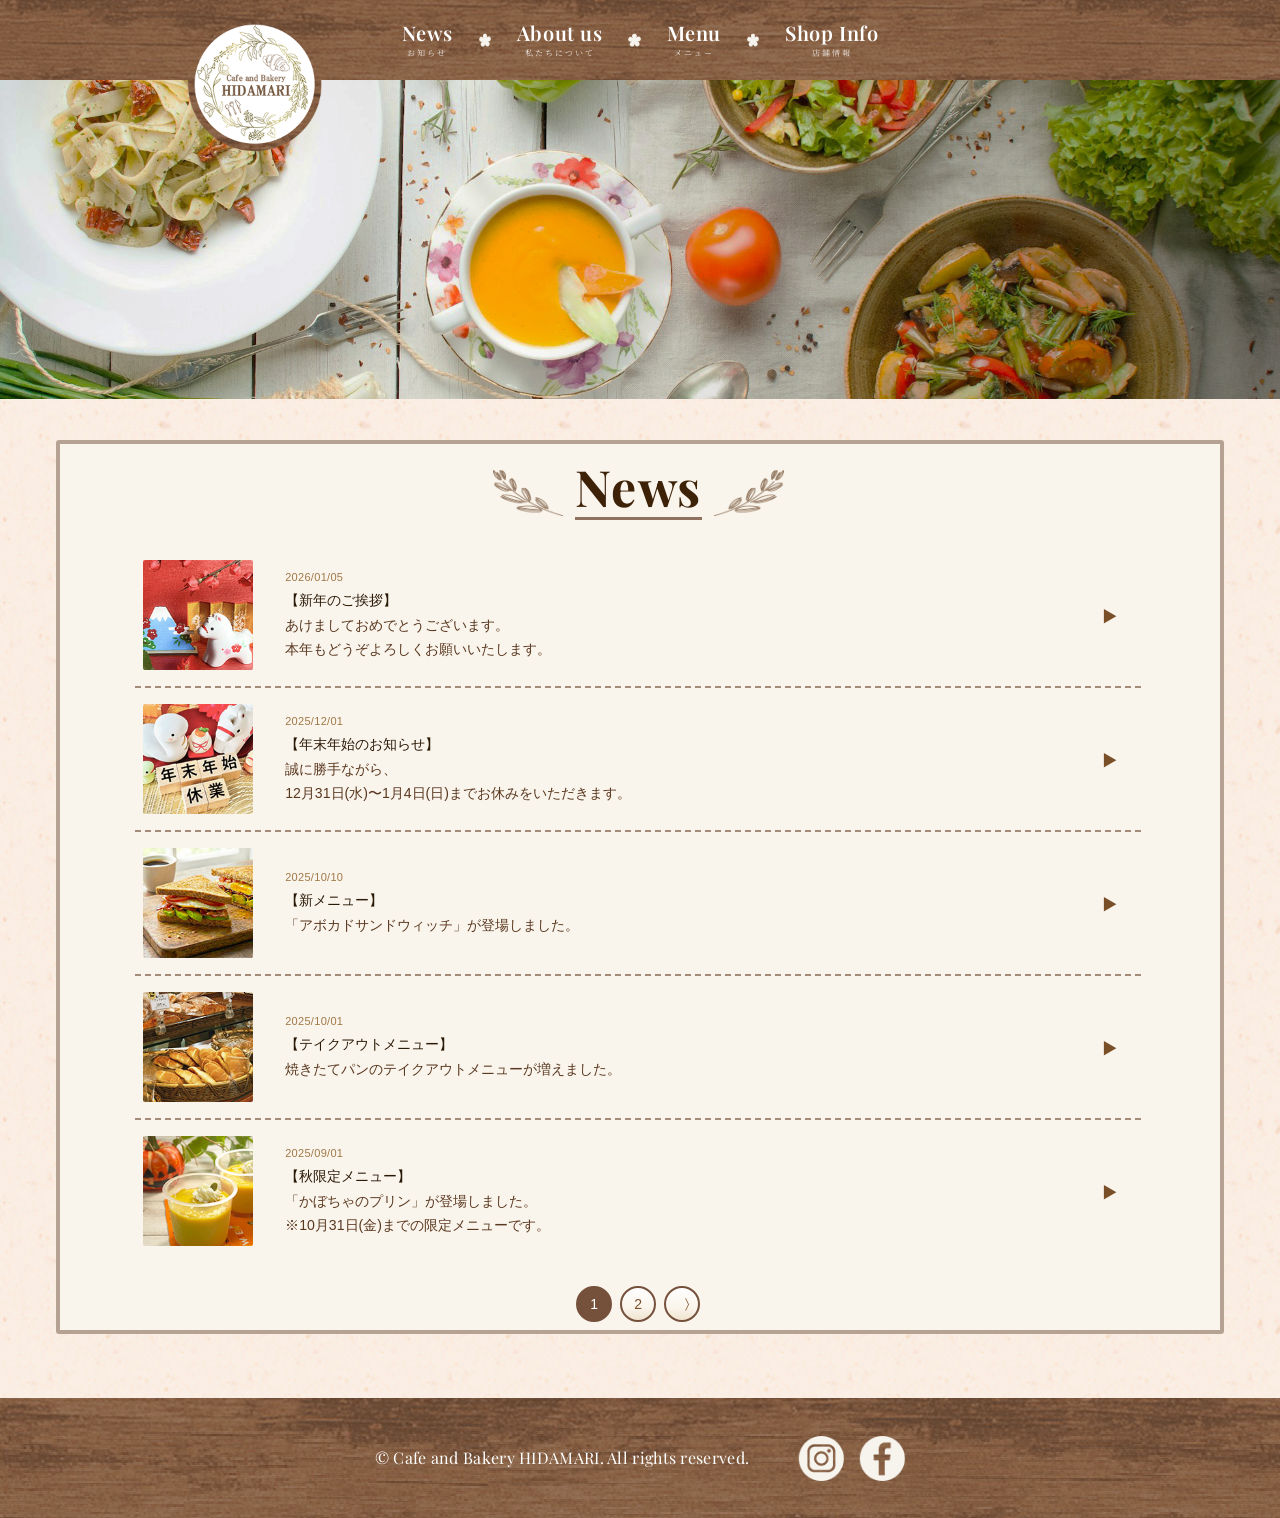
<file: news.html>
<!DOCTYPE html>
<html lang="ja">
<head>
  <meta charset="UTF-8">
  <meta name="viewport" content="width=device-width, initial-scale=1.0">
  <title>News | Cafe and Bakery HIDAMARI</title>
  <link rel="icon" href="favicon.ico">
  <link rel="preconnect" href="https://fonts.googleapis.com">
  <link rel="preconnect" href="https://fonts.gstatic.com" crossorigin>
  <link href="https://fonts.googleapis.com/css2?family=Playfair+Display:wght@400;600;700&family=Noto+Serif+JP:wght@300;400;500&display=swap" rel="stylesheet">
  <link rel="stylesheet" href="css/style.css">
  <link rel="stylesheet" href="css/news.css">
</head>
<body>

<div class="hero-wood-wrap">
  <img class="hero-wood-img" src="images/common/bg_wood1.png" alt="" aria-hidden="true">
  <a href="index.html" class="hero-logo-link">
    <img class="hero-logo-img" src="images/common/logo.png" alt="Cafe and Bakery HIDAMARI">
  </a>
</div>

<header class="site-header">
  <div class="header-inner">
    <nav class="global-nav">
      <button class="nav-toggle" id="js-toggle" aria-label="メニュー" aria-expanded="false">
        <span></span><span></span><span></span>
      </button>
      <ul class="nav-list" id="js-nav">
        <li class="nav-item">
          <a href="news.html" class="nav-link">
            <span class="nav-en">News</span>
            <span class="nav-ja">お知らせ</span>
          </a>
        </li>
        <li class="nav-item">
          <img class="nav-flower" src="images/common/deco-flower.png" alt="" aria-hidden="true">
          <a href="about.html" class="nav-link">
            <span class="nav-en">About us</span>
            <span class="nav-ja">私たちについて</span>
          </a>
        </li>
        <li class="nav-item">
          <img class="nav-flower" src="images/common/deco-flower.png" alt="" aria-hidden="true">
          <a href="menu.html" class="nav-link">
            <span class="nav-en">Menu</span>
            <span class="nav-ja">メニュー</span>
          </a>
        </li>
        <li class="nav-item">
          <img class="nav-flower" src="images/common/deco-flower.png" alt="" aria-hidden="true">
          <a href="shopinfo.html" class="nav-link">
            <span class="nav-en">Shop Info</span>
            <span class="nav-ja">店舗情報</span>
          </a>
        </li>
      </ul>
    </nav>
  </div>
</header>

<div class="news-hero">
  <img class="news-hero-img" src="images/news/news-hero.jpg" alt="カフェ店内の様子">
  <div class="news-hero-overlay"></div>
</div>

<div class="page-wrap">
  <main class="news-main">
    <section class="card news-page-card">
      <div class="sec-head">
        <img class="sec-deco" src="images/top/reaf1.png" alt="" aria-hidden="true">
        <h1 class="sec-title">News</h1>
        <img class="sec-deco sec-deco--r" src="images/top/reaf2.png" alt="" aria-hidden="true">
      </div>
      <ul class="news-list">
        <li>
          <a href="news-detail.html?id=1" class="news-item-link">
            <div class="news-thumb"><img src="images/news/news1.jpg" alt="新年のご挨拶"></div>
            <div class="news-body">
              <time class="news-date" datetime="2026-01-05">2026/01/05</time>
              <p class="news-head">【新年のご挨拶】</p>
              <p class="news-text">あけましておめでとうございます。<br>本年もどうぞよろしくお願いいたします。</p>
            </div>
            <span class="news-arrow" aria-hidden="true">▶</span>
          </a>
        </li>
        <li class="news-rule" role="separator"></li>
        <li>
          <a href="news-detail.html?id=2" class="news-item-link">
            <div class="news-thumb"><img src="images/news/news2.jpg" alt="年末年始のお知らせ"></div>
            <div class="news-body">
              <time class="news-date" datetime="2025-12-01">2025/12/01</time>
              <p class="news-head">【年末年始のお知らせ】</p>
              <p class="news-text">誠に勝手ながら、<br>12月31日(水)〜1月4日(日)までお休みをいただきます。</p>
            </div>
            <span class="news-arrow" aria-hidden="true">▶</span>
          </a>
        </li>
        <li class="news-rule" role="separator"></li>
        <li>
          <a href="news-detail.html?id=3" class="news-item-link">
            <div class="news-thumb"><img src="images/news/news3.jpg" alt="新メニュー"></div>
            <div class="news-body">
              <time class="news-date" datetime="2025-10-10">2025/10/10</time>
              <p class="news-head">【新メニュー】</p>
              <p class="news-text">「アボカドサンドウィッチ」が登場しました。</p>
            </div>
            <span class="news-arrow" aria-hidden="true">▶</span>
          </a>
        </li>
        <li class="news-rule" role="separator"></li>
        <li>
          <a href="news-detail.html?id=4" class="news-item-link">
            <div class="news-thumb"><img src="images/news/news4.jpg" alt="テイクアウトメニュー"></div>
            <div class="news-body">
              <time class="news-date" datetime="2025-10-01">2025/10/01</time>
              <p class="news-head">【テイクアウトメニュー】</p>
              <p class="news-text">焼きたてパンのテイクアウトメニューが増えました。</p>
            </div>
            <span class="news-arrow" aria-hidden="true">▶</span>
          </a>
        </li>
        <li class="news-rule" role="separator"></li>
        <li>
          <a href="news-detail.html?id=5" class="news-item-link">
            <div class="news-thumb"><img src="images/news/news5.jpg" alt="秋限定メニュー"></div>
            <div class="news-body">
              <time class="news-date" datetime="2025-09-01">2025/09/01</time>
              <p class="news-head">【秋限定メニュー】</p>
              <p class="news-text">「かぼちゃのプリン」が登場しました。<br>※10月31日(金)までの限定メニューです。</p>
            </div>
            <span class="news-arrow" aria-hidden="true">▶</span>
          </a>
        </li>
      </ul>
      <nav class="pagination" aria-label="ページナビゲーション">
        <a href="news.html"  class="page-btn is-active" aria-current="page">1</a>
        <a href="news2.html" class="page-btn">2</a>
        <a href="news2.html" class="page-btn page-btn-next" aria-label="次のページ">&#9002;</a>
      </nav>
    </section>
  </main>
</div>

<footer class="site-footer">
  <div class="footer-center">
    <p class="footer-copy">© Cafe and Bakery HIDAMARI. All rights reserved.</p>
    <div class="footer-sns">
      <a href="#" class="sns-btn" aria-label="Instagram">
        <img src="images/common/icon_instagram.png" alt="Instagram">
      </a>
      <a href="#" class="sns-btn" aria-label="Facebook">
        <img src="images/common/icon-facebook.png" alt="Facebook">
      </a>
    </div>
  </div>
  <a href="#" class="pagetop" id="js-pagetop" aria-label="ページトップへ">
    <img src="images/common/btn_pagetop.png" alt="PAGE TOP">
  </a>
</footer>

<script>
(function(){
  const btn = document.getElementById('js-toggle');
  const nav = document.getElementById('js-nav');
  btn.addEventListener('click', function(){
    const open = nav.classList.toggle('is-open');
    btn.classList.toggle('is-open', open);
    btn.setAttribute('aria-expanded', open);
  });
  nav.querySelectorAll('.nav-link').forEach(a => {
    a.addEventListener('click', () => {
      nav.classList.remove('is-open');
      btn.classList.remove('is-open');
      btn.setAttribute('aria-expanded', 'false');
    });
  });
})();
(function(){
  const btn = document.getElementById('js-pagetop');
  function checkPosition() {
    const footer = document.querySelector('.site-footer');
    if (!footer) return;
    const footerTop = footer.getBoundingClientRect().top;
    const visible = footerTop < window.innerHeight;
    btn.style.opacity       = visible ? '1' : '0';
    btn.style.pointerEvents = visible ? 'auto' : 'none';
  }
  window.addEventListener('scroll', checkPosition, { passive: true });
  window.addEventListener('resize', checkPosition, { passive: true });
})();
</script>
</body>
</html>
</file>
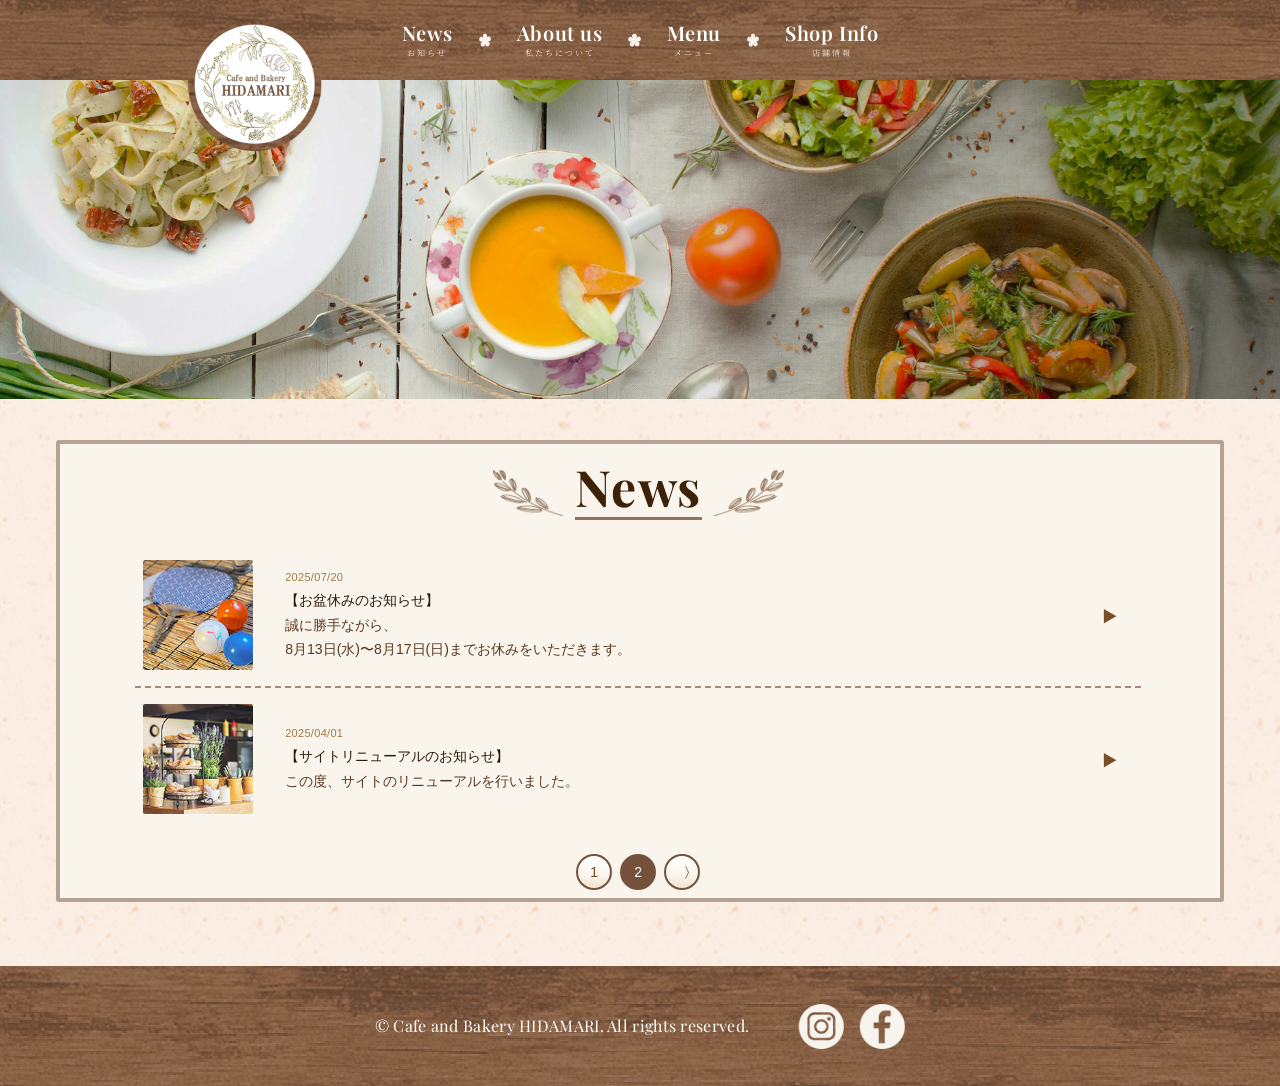
<file: news2.html>
<!DOCTYPE html>
<html lang="ja">
<head>
  <meta charset="UTF-8">
  <meta name="viewport" content="width=device-width, initial-scale=1.0">
  <title>News（2ページ目） | Cafe and Bakery HIDAMARI</title>
  <link rel="icon" href="favicon.ico">
  <link rel="preconnect" href="https://fonts.googleapis.com">
  <link rel="preconnect" href="https://fonts.gstatic.com" crossorigin>
  <link href="https://fonts.googleapis.com/css2?family=Playfair+Display:wght@400;600;700&family=Noto+Serif+JP:wght@300;400;500&display=swap" rel="stylesheet">
  <link rel="stylesheet" href="css/style.css">
  <link rel="stylesheet" href="css/news.css">
</head>
<body>

<div class="hero-wood-wrap">
  <img class="hero-wood-img" src="images/common/bg_wood1.png" alt="" aria-hidden="true">
  <a href="index.html" class="hero-logo-link">
    <img class="hero-logo-img" src="images/common/logo.png" alt="Cafe and Bakery HIDAMARI">
  </a>
</div>

<header class="site-header">
  <div class="header-inner">
    <nav class="global-nav">
      <button class="nav-toggle" id="js-toggle" aria-label="メニュー" aria-expanded="false">
        <span></span><span></span><span></span>
      </button>
      <ul class="nav-list" id="js-nav">
        <li class="nav-item">
          <a href="news.html" class="nav-link">
            <span class="nav-en">News</span>
            <span class="nav-ja">お知らせ</span>
          </a>
        </li>
        <li class="nav-item">
          <img class="nav-flower" src="images/common/deco-flower.png" alt="" aria-hidden="true">
          <a href="about.html" class="nav-link">
            <span class="nav-en">About us</span>
            <span class="nav-ja">私たちについて</span>
          </a>
        </li>
        <li class="nav-item">
          <img class="nav-flower" src="images/common/deco-flower.png" alt="" aria-hidden="true">
          <a href="menu.html" class="nav-link">
            <span class="nav-en">Menu</span>
            <span class="nav-ja">メニュー</span>
          </a>
        </li>
        <li class="nav-item">
          <img class="nav-flower" src="images/common/deco-flower.png" alt="" aria-hidden="true">
          <a href="shopinfo.html" class="nav-link">
            <span class="nav-en">Shop Info</span>
            <span class="nav-ja">店舗情報</span>
          </a>
        </li>
      </ul>
    </nav>
  </div>
</header>

<div class="news-hero">
  <img class="news-hero-img" src="images/news/news-hero.jpg" alt="カフェ店内の様子">
  <div class="news-hero-overlay"></div>
</div>

<div class="page-wrap">
  <main class="news-main">
    <section class="card news-page-card">
      <div class="sec-head">
        <img class="sec-deco" src="images/top/reaf1.png" alt="" aria-hidden="true">
        <h1 class="sec-title">News</h1>
        <img class="sec-deco sec-deco--r" src="images/top/reaf2.png" alt="" aria-hidden="true">
      </div>
      <ul class="news-list">
        <li>
          <a href="news-detail.html?id=6" class="news-item-link">
            <div class="news-thumb"><img src="images/news/news6.jpg" alt="お盆休みのお知らせ"></div>
            <div class="news-body">
              <time class="news-date" datetime="2025-07-20">2025/07/20</time>
              <p class="news-head">【お盆休みのお知らせ】</p>
              <p class="news-text">誠に勝手ながら、<br>8月13日(水)〜8月17日(日)までお休みをいただきます。</p>
            </div>
            <span class="news-arrow" aria-hidden="true">▶</span>
          </a>
        </li>
        <li class="news-rule" role="separator"></li>
        <li>
          <a href="news-detail.html?id=7" class="news-item-link">
            <div class="news-thumb"><img src="images/news/news7.jpg" alt="サイトリニューアルのお知らせ"></div>
            <div class="news-body">
              <time class="news-date" datetime="2025-04-01">2025/04/01</time>
              <p class="news-head">【サイトリニューアルのお知らせ】</p>
              <p class="news-text">この度、サイトのリニューアルを行いました。</p>
            </div>
            <span class="news-arrow" aria-hidden="true">▶</span>
          </a>
        </li>
      </ul>
      <nav class="pagination" aria-label="ページナビゲーション">
        <a href="news.html"  class="page-btn">1</a>
        <a href="news2.html" class="page-btn is-active" aria-current="page">2</a>
        <a href="news.html"  class="page-btn page-btn-next" aria-label="次のページ">&#9002;</a>
      </nav>
    </section>
  </main>
</div>

<footer class="site-footer">
  <div class="footer-center">
    <p class="footer-copy">© Cafe and Bakery HIDAMARI. All rights reserved.</p>
    <div class="footer-sns">
      <a href="#" class="sns-btn" aria-label="Instagram">
        <img src="images/common/icon_instagram.png" alt="Instagram">
      </a>
      <a href="#" class="sns-btn" aria-label="Facebook">
        <img src="images/common/icon-facebook.png" alt="Facebook">
      </a>
    </div>
  </div>
  <a href="#" class="pagetop" id="js-pagetop" aria-label="ページトップへ">
    <img src="images/common/btn_pagetop.png" alt="PAGE TOP">
  </a>
</footer>

<script>
(function(){
  const btn = document.getElementById('js-toggle');
  const nav = document.getElementById('js-nav');
  btn.addEventListener('click', function(){
    const open = nav.classList.toggle('is-open');
    btn.classList.toggle('is-open', open);
    btn.setAttribute('aria-expanded', open);
  });
  nav.querySelectorAll('.nav-link').forEach(a => {
    a.addEventListener('click', () => {
      nav.classList.remove('is-open');
      btn.classList.remove('is-open');
      btn.setAttribute('aria-expanded', 'false');
    });
  });
})();
(function(){
  const btn = document.getElementById('js-pagetop');
  function checkPosition() {
    const footer = document.querySelector('.site-footer');
    if (!footer) return;
    const footerTop = footer.getBoundingClientRect().top;
    const visible = footerTop < window.innerHeight;
    btn.style.opacity       = visible ? '1' : '0';
    btn.style.pointerEvents = visible ? 'auto' : 'none';
  }
  window.addEventListener('scroll', checkPosition, { passive: true });
  window.addEventListener('resize', checkPosition, { passive: true });
})();
</script>
</body>
</html>
</file>
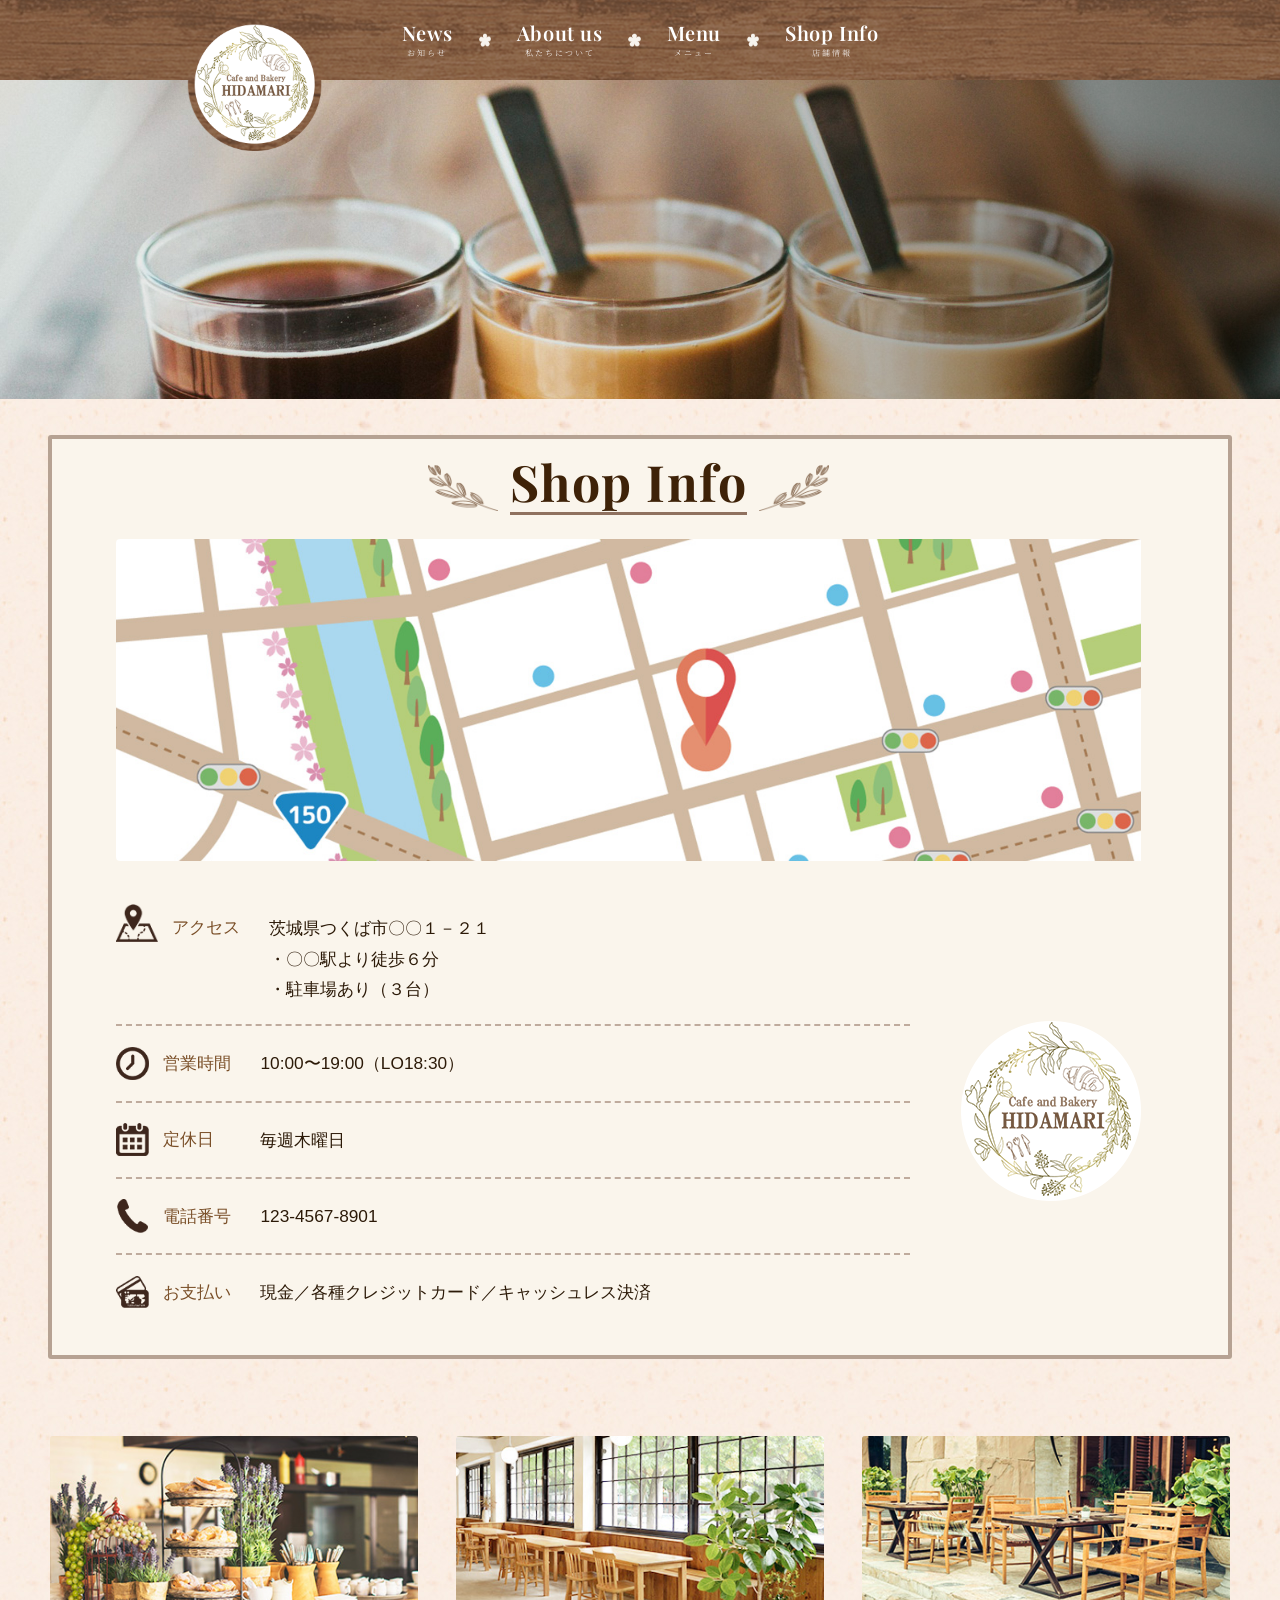
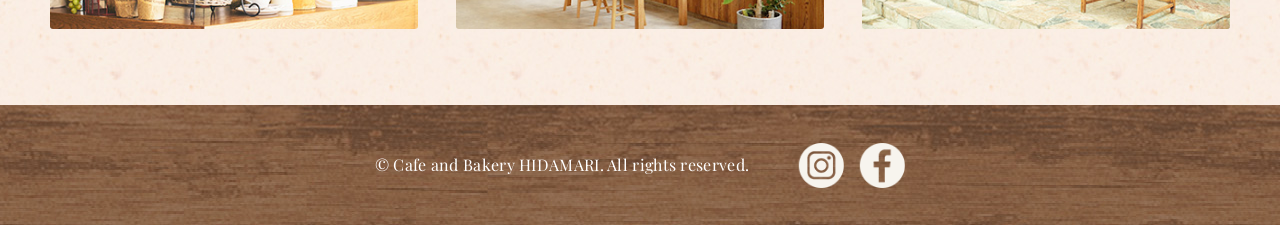
<file: shopinfo.html>
<!DOCTYPE html>
<html lang="ja">
<head>
  <meta charset="UTF-8">
  <meta name="viewport" content="width=device-width, initial-scale=1.0">
  <title>Shop Info | Cafe and Bakery HIDAMARI</title>
  <link rel="icon" href="favicon.ico">
  <link rel="preconnect" href="https://fonts.googleapis.com">
  <link rel="preconnect" href="https://fonts.gstatic.com" crossorigin>
  <link href="https://fonts.googleapis.com/css2?family=Playfair+Display:wght@400;600;700&family=Noto+Serif+JP:wght@300;400;500&display=swap" rel="stylesheet">
  <link rel="stylesheet" href="css/style.css">
  <link rel="stylesheet" href="css/shopinfo.css">

</head>
<body>

<!-- ── 木目帯 ＋ ロゴ ── -->
<div class="hero-wood-wrap">
  <img class="hero-wood-img" src="images/common/bg_wood1.png" alt="" aria-hidden="true">
  <a href="index.html" class="hero-logo-link">
    <img class="hero-logo-img" src="images/common/logo.png" alt="Cafe and Bakery HIDAMARI">
  </a>
</div>

<!-- ── ヘッダー ── -->
<header class="site-header">
  <div class="header-inner">
    <nav class="global-nav">
      <button class="nav-toggle" id="js-toggle" aria-label="メニュー" aria-expanded="false">
        <span></span><span></span><span></span>
      </button>
      <ul class="nav-list" id="js-nav">
        <li class="nav-item">
          <a href="news.html" class="nav-link">
            <span class="nav-en">News</span>
            <span class="nav-ja">お知らせ</span>
          </a>
        </li>
        <li class="nav-item">
          <img class="nav-flower" src="images/common/deco-flower.png" alt="" aria-hidden="true">
          <a href="about.html" class="nav-link">
            <span class="nav-en">About us</span>
            <span class="nav-ja">私たちについて</span>
          </a>
        </li>
        <li class="nav-item">
          <img class="nav-flower" src="images/common/deco-flower.png" alt="" aria-hidden="true">
          <a href="menu.html" class="nav-link">
            <span class="nav-en">Menu</span>
            <span class="nav-ja">メニュー</span>
          </a>
        </li>
        <li class="nav-item">
          <img class="nav-flower" src="images/common/deco-flower.png" alt="" aria-hidden="true">
          <a href="shopinfo.html" class="nav-link">
            <span class="nav-en">Shop Info</span>
            <span class="nav-ja">店舗情報</span>
          </a>
        </li>
      </ul>
    </nav>
  </div>
</header>

<!-- ── ページヒーロー（静的） ── -->
<section class="page-hero">
  <img class="page-hero-img" src="images/shop_info/shopinfo-hero.jpg" alt="Shop Info">
  <div class="hero-overlay"></div>
</section>

<!-- ── メインコンテンツ ── -->
<div class="page-wrap">
  <main class="main-inner">

    <section class="card" id="shopinfo-page">

      <!-- タイトル -->
      <div class="sec-head">
        <img class="sec-deco" src="images/top/reaf1.png" alt="" aria-hidden="true">
        <h1 class="sec-title">Shop Info</h1>
        <img class="sec-deco sec-deco--r" src="images/top/reaf2.png" alt="" aria-hidden="true">
      </div>

      <!-- マップ -->
      <div class="si-map-wrap">
        <img class="si-map-img" src="images/shop_info/map.jpg" alt="店舗マップ">
      </div>

      <!-- 情報リスト ＋ エンブレム -->
      <div class="si-body">

        <div class="si-rows">

          <!-- アクセス -->
          <div class="si-row">
            <img class="si-icon" src="images/shop_info/icon-accsess.png" alt="" aria-hidden="true">
            <span class="si-label">アクセス</span>
            <div class="si-value">
              茨城県つくば市〇〇１－２１<br>
              ・〇〇駅より徒歩６分<br>
              ・駐車場あり（３台）
            </div>
          </div>
          <hr class="si-divider">

          <!-- 営業時間 -->
          <div class="si-row">
            <img class="si-icon" src="images/shop_info/icon-hours.png" alt="" aria-hidden="true">
            <span class="si-label">営業時間</span>
            <div class="si-value">10:00〜19:00（LO18:30）</div>
          </div>
          <hr class="si-divider">

          <!-- 定休日 -->
          <div class="si-row">
            <img class="si-icon" src="images/shop_info/icon-closed.png" alt="" aria-hidden="true">
            <span class="si-label">定休日</span>
            <div class="si-value">毎週木曜日</div>
          </div>
          <hr class="si-divider">

          <!-- 電話番号 -->
          <div class="si-row">
            <img class="si-icon" src="images/shop_info/icon-tel.png" alt="" aria-hidden="true">
            <span class="si-label">電話番号</span>
            <div class="si-value">123-4567-8901</div>
          </div>
          <hr class="si-divider">

          <!-- お支払い -->
          <div class="si-row">
            <img class="si-icon" src="images/shop_info/icon-payment.png" alt="" aria-hidden="true">
            <span class="si-label">お支払い</span>
            <div class="si-value">現金／各種クレジットカード／キャッシュレス決済</div>
          </div>

        </div><!-- /.si-rows -->

        <!-- エンブレム -->
        <div class="si-emblem" aria-hidden="true">
          <img class="si-emblem-img" src="images/common/logo.png" alt="">
        </div>

      </div><!-- /.si-body -->

    </section>

  </main>
</div>

<!-- ── ギャラリー3枚（ページ幅いっぱい） ── -->
<div class="si-gallery">
  <div class="si-gallery-item">
    <img src="images/shop_info/shopinfo１.jpg" alt="店内の様子">
  </div>
  <div class="si-gallery-item">
    <img src="images/shop_info/shopinfo2.jpg" alt="店内の様子">
  </div>
  <div class="si-gallery-item">
    <img src="images/shop_info/shopinfo3.jpg" alt="店外の様子">
  </div>
</div>

<!-- ── フッター ── -->
<footer class="site-footer">
  <div class="footer-center">
    <p class="footer-copy">© Cafe and Bakery HIDAMARI. All rights reserved.</p>
    <div class="footer-sns">
      <a href="#" class="sns-btn" aria-label="Instagram">
        <img src="images/common/icon_instagram.png" alt="Instagram">
      </a>
      <a href="#" class="sns-btn" aria-label="Facebook">
        <img src="images/common/icon-facebook.png" alt="Facebook">
      </a>
    </div>
  </div>
  <a href="#" class="pagetop" id="js-pagetop" aria-label="ページトップへ">
    <img src="images/common/btn_pagetop.png" alt="PAGE TOP">
  </a>
</footer>

<script>
/* ── ハンバーガーメニュー ── */
(function () {
  const btn = document.getElementById('js-toggle');
  const nav = document.getElementById('js-nav');
  btn.addEventListener('click', function () {
    const open = nav.classList.toggle('is-open');
    btn.classList.toggle('is-open', open);
    btn.setAttribute('aria-expanded', open);
  });
  nav.querySelectorAll('.nav-link').forEach(a => {
    a.addEventListener('click', () => {
      nav.classList.remove('is-open');
      btn.classList.remove('is-open');
      btn.setAttribute('aria-expanded', 'false');
    });
  });
})();

/* ── PAGE TOP ── */
(function () {
  const btn = document.getElementById('js-pagetop');

  function checkPosition() {
    const footer = document.querySelector('.site-footer');
    if (!footer) return;
    const footerTop = footer.getBoundingClientRect().top;
    const visible = footerTop < window.innerHeight;
    btn.style.opacity = visible ? '1' : '0';
    btn.style.pointerEvents = visible ? 'auto' : 'none';
  }

  window.addEventListener('scroll', checkPosition, { passive: true });
  window.addEventListener('resize', checkPosition, { passive: true });
  document.addEventListener('fullscreenchange', checkPosition);
})();
</script>

</body>
</html>
</file>
<file: css/style.css>
/* ============================================================
   HIDAMARI Cafe and Bakery
============================================================ */

@import url('https://fonts.googleapis.com/css2?family=Playfair+Display:wght@400;600;700&family=Noto+Serif+JP:wght@300;400;500&display=swap');

:root {
  --brown-dark:    #3e2208;
  --brown-header:  #5a3417;
  --brown-mid:     #7a4f28;
  --brown-light:   #b07840;
  --brown-pale:    #c8a060;
  --brown-nav-ja:  #c0956a;
  --bg:            #f2e8d8;
  --card-bg:       #faf5ec;
  --card-bg2:      #f5ede0;
  --border:        #d0b08a;
  --border-in:     #e0c89a;
  --divider:       #75513c;
  --text:          #2c1a08;
  --text-mid:      #5a3820;
  --text-muted:    #a07848;
  --bubble-bg:     #ede0ca;
  --font-en: 'Playfair Display', Georgia, serif;
  --font-ja: 'Noto Serif JP', 'Yu Mincho', serif;
  --font-gothic: 'Kozuka Gothic Pr6N', 'KozGoPr6N-Regular', '小塚ゴシック Pr6N', 'Hiragino Kaku Gothic ProN', 'Meiryo', sans-serif;
  --font-hgs: 'HGS明朝E', 'HGSMinchoE', 'HG明朝E', 'Yu Mincho', 'YuMincho', serif;
}

*, *::before, *::after { box-sizing: border-box; margin: 0; padding: 0; }

html {
  scroll-behavior: smooth;
  min-height: 100%;
  background-color: var(--bg);
}

body {
  font-family: var(--font-ja);
  background-color: var(--bg);
  background-image: url('../images/common/bg_pattern.jpg');
  background-repeat: repeat;
  background-attachment: local;
  color: var(--text);
  line-height: 1.75;
  -webkit-font-smoothing: antialiased;
  margin: 0;
  padding-top: 6.25vw;
  overflow-x: hidden;
  min-height: 100vh;
}

img { display: block; max-width: 100%; height: auto; vertical-align: bottom; }
a { text-decoration: none; color: inherit; }
ul, ol { list-style: none; }
button:not(.hero-dot) { border: none; background: none; cursor: pointer; font-family: inherit; }


/* ──────────────────────────────────────────
   HEADER  fixed
────────────────────────────────────────── */
.site-header {
  background-color: transparent;
  background-image: none;
  position: fixed;
  top: 0; left: 0; right: 0;
  z-index: 100;
  height: 6.25vw;
  overflow: visible;
  box-shadow: none;
  pointer-events: none;
}

.header-inner {
  position: relative;
  width: 100%;
  height: 6.25vw;
  display: flex;
  align-items: center;
  justify-content: center;
  pointer-events: none;
}


/* ──────────────────────────────────────────
   木目＋ロゴ  fixed オーバーレイ
────────────────────────────────────────── */
.hero-wood-wrap {
  position: fixed;
  top: 0; left: 0;
  width: 100vw;
  z-index: 99;
  pointer-events: none;
  line-height: 0;
}

.hero-wood-img {
  display: block;
  width: 100vw;
  height: auto;
  pointer-events: none;
}

.hero-logo-link {
  position: fixed;
  left: 19.89vw;
  top: 6.6vw;
  transform: translate(-50%, -50%);
  width: 10.36458vw;
  height: 10.36458vw;
  display: flex;
  align-items: center;
  justify-content: center;
  z-index: 200;
  pointer-events: auto;
}

.hero-logo-img {
  width: 90%;
  height: 90%;
  object-fit: contain;
  display: block;
}

.hero-logo-img:hover { opacity: 0.85; }


/* ──────────────────────────────────────────
   グローバルナビ（PC）
────────────────────────────────────────── */
.global-nav {
  position: absolute;
  top: 0; left: 0; right: 0;
  height: 100%;
  display: flex;
  align-items: center;
  justify-content: center;
  z-index: 150;
  pointer-events: none;
}

.nav-list { display: flex; align-items: center; pointer-events: auto; }
.nav-item { display: flex; align-items: center; }

.nav-flower {
  width: clamp(10px, 1vw, 18px);
  height: auto;
  margin: 0 0.8vw;
  pointer-events: none;
  user-select: none;
  display: block;
  flex-shrink: 0;
}

.nav-link {
  display: flex;
  flex-direction: column;
  align-items: center;
  color: #fff;
  padding: 0.2vw 1.2vw;
  gap: 0.5vw;
  line-height: 1;
  transition: opacity 0.2s;
}

.nav-link:hover { opacity: 0.75; }

.nav-en {
  font-family: var(--font-en);
  font-size: clamp(13px, 1.5625vw, 30px);
  font-weight: 600;
  letter-spacing: 0.03em;
  color: #fff;
}

.nav-ja {
  font-size: clamp(8px, 0.625vw, 12px);
  color: #fff;
  letter-spacing: 0.25em;
  font-weight: 300;
}

.nav-toggle {
  display: none;
  flex-direction: column;
  justify-content: center;
  gap: 5px;
  width: 36px; height: 36px;
  padding: 6px;
  pointer-events: auto;
}

.nav-toggle span {
  display: block;
  width: 24px; height: 2px;
  background: #fff;
  border-radius: 2px;
  transition: transform 0.3s, opacity 0.3s;
}

.nav-toggle.is-open span:nth-child(1) { transform: translateY(7px) rotate(45deg); }
.nav-toggle.is-open span:nth-child(2) { opacity: 0; }
.nav-toggle.is-open span:nth-child(3) { transform: translateY(-7px) rotate(-45deg); }


/* ──────────────────────────────────────────
   HERO
────────────────────────────────────────── */
.hero {
  position: relative;
  width: 100%;
  height: clamp(400px, 62.5vw, 900px); 
  overflow: hidden;
  background: var(--bg);
  display: block;
  font-size: 0; line-height: 0;
  z-index: 0;
  margin: -1px 0 0 0;
  padding: 0;
}

.hero-slides { position: relative; width: 100%; height: 100%; }

.hero-slide {
  position: absolute;
  inset: 0;
  opacity: 0;
  transition: opacity 1.2s ease;
}

.hero-slide.is-active { opacity: 1; }

.hero-img {
  width: 100%; height: 100%;
  object-fit: cover;
  object-position: center;
  display: block;
}

.hero-overlay {
  position: absolute;
  inset: 0;
  background: linear-gradient(to right, rgba(15,8,0,0.05) 0%, rgba(15,8,0,0.02) 40%, rgba(15,8,0,0.52) 100%);
  pointer-events: none;
}

.hero-text {
  position: absolute;
  right: calc(40px + (100vw - 880px) * 0.25);
  left: auto;
  top: 38%;
  transform: translateY(-50%);
  pointer-events: none;
  display: block;
  font-size: 0;
}

.hero-text-r,
.hero-text-l {
  display: inline-block;
  writing-mode: vertical-rl;
  text-orientation: upright;
  color: #fff;
  font-family: var(--font-ja);
  font-size: clamp(16px, 1.6vw, 23px);
  font-weight: 500;
  letter-spacing: 0.25em;
  line-height: 2;
  text-shadow:
    0 1px 4px rgba(0,0,0,0.35),
    0 0 8px rgba(140,90,40,0.8),
    0 0 15px rgba(255,255,255,0.25),
    0 0 20px rgba(200,150,90,0.6),
    0 0 40px rgba(180,145,110,0.5),
    0 0 70px rgba(190,165,135,0.35);
  -webkit-text-stroke: 0.2px rgba(180,140,90,0.4);
  paint-order: stroke fill;
  vertical-align: top;
}

.hero-text-r { margin-top: 2em; }

.hero-dots-wrap {
  display: flex;
  justify-content: center;
  padding: 14px 0 4px;
  background-color: transparent;
}

.hero-dots { display: flex; gap: 28px; align-items: center; }

.hero-dot {
  width: 13px; height: 13px;
  border-radius: 50%;
  background: rgba(180,140,100,0.35) !important;
  border: 2px solid #c8a870 !important;
  padding: 0;
  cursor: pointer;
  display: block;
  flex-shrink: 0;
  transition: background 0.3s, transform 0.2s;
}

.hero-dot.is-active {
  background: #c8a870 !important;
  transform: scale(1.15);
}


/* ──────────────────────────────────────────
   コンテンツ
────────────────────────────────────────── */
.page-wrap { background-color: transparent; }
section[id] { scroll-margin-top: 130px; }

.main-inner {
  max-width: 1200px;
  margin: 0 auto;
  padding: 36px 8px 64px;
  display: flex;
  flex-direction: column;
  gap: 50px;
}

.row-2col {
  display: grid;
  grid-template-columns: 1fr 1fr;
  gap: 24px;
  width: 100%;
  margin: 0 auto;
}

.row-2col .card {
  max-width: 100%;
  width: 100%;
  min-height: 480px;
  height: auto;
}

.card {
  background-color: var(--card-bg);
  border: 4px solid rgba(117,81,60,0.5);
  border-radius: 3px;
  padding: 0 0 0 clamp(16px, 1.5vw, 34px);
  position: relative;
  display: flex;
  flex-direction: column;
}

.card > *:not(.card-foot) { padding-right: clamp(16px, 1.8vw, 44px); }
.card::before { display: none; }

.sec-head { display: flex; align-items: center; justify-content: center; gap: 12px; margin-bottom: 24px; margin-top: 18px; }
.sec-deco { display: block; width: 70px; margin-top: 4px; height: auto; flex-shrink: 0; }
.sec-deco--r { transform: none; }


.sec-title {
  font-family: var(--font-en);
  font-size: 50px;
  font-weight: 700;
  color: var(--brown-dark);
  letter-spacing: 1.5px;
  line-height: 1;
  white-space: nowrap;
  position: relative;
}

.sec-title::after {
  content: '';
  display: block;
  height: 3px;
  margin-top: 5px;
  background: rgba(117,81,60,0.8);
}

.card-foot {
  display: flex;
  justify-content: flex-end;
  margin-top: auto;
  padding: 0 0 10px 0;
}

#about .card-foot {
  padding: 0 0 10px 0;
  margin-top: auto;
  flex-shrink: 0;
}

#news .card-foot {
  padding: 0 0 10px 0;
  margin-top: auto;
}

#about {
  overflow: visible;
}

.card-foot--center { justify-content: center; }

.more-btn {
  display: inline-block;
  font-size: 20px;
  font-weight: 700;
  color: #75513c;
  border: 2px solid #75513c;
  border-radius: 30px;
  padding: 6px 22px;
  letter-spacing: 0.05em;
  transition: all 0.2s;
  margin-right: 10px;
  background: linear-gradient(to bottom, #ffffff 0%, #faf5ec 60%, #f0e4d0 100%);
  box-shadow: 0 3px 6px rgba(117,81,60,0.2), 0 1px 2px rgba(117,81,60,0.15), inset 0 1px 0 rgba(255,255,255,0.8);
}

.more-btn:hover {
  background: linear-gradient(to bottom, #f5ede0 0%, #e8d5bc 100%);
  box-shadow: 0 1px 3px rgba(117,81,60,0.2), inset 0 1px 0 rgba(255,255,255,0.6);
  transform: translateY(1px);
  color: #75513c;
  border-color: #75513c;
}


/* NEWS */
.news-list { display: flex; flex-direction: column; }

/* news-item はコンテナのみ（flex は news-item-link に移譲） */
.news-item { }

.news-item-link {
  display: flex;
  align-items: flex-start;
  gap: clamp(8px, 2.5vw, 25px);
  padding: 13px 0;
  width: 100%;
  transition: opacity 0.2s, background 0.2s;
  border-radius: 4px;
}

.news-item-link:hover {
  opacity: 0.72;
}

.news-rule { border-top: 2px dashed var(--divider); opacity: 0.65; }
.news-thumb { width: 90px; height: 90px; flex-shrink: 0; border-radius: 2px; overflow: hidden; background: var(--card-bg2); }
.news-thumb img { width: 100%; height: 100%; object-fit: cover; }
.news-body { flex: 1; min-width: 0; }
.news-date { display: block; font-size: clamp(11px, 0.85vw, 14px); color: var(--text-muted); margin-bottom: 3px; letter-spacing: 0.3px; font-family: var(--font-gothic); }
.news-head { font-size: clamp(13px, 1.1vw, 16px); font-weight: 500; color: var(--text); margin-bottom: 3px; line-height: 1.5; font-family: var(--font-gothic); }
.news-text { font-size: clamp(13px, 1.1vw, 16px); color: var(--text-mid); line-height: 1.7; font-family: var(--font-gothic); }
#news > *:not(.card-foot) { padding-right: clamp(15px, 0.8vw, 16px); }


/* ABOUT */
.about-wrap {
  position: relative;
  display: flex;
  flex-direction: column;
  align-items: center;
  gap: 10px;
  padding-bottom: 0;
  flex: 1;
  overflow: visible;
}

.about-bubble {
  position: relative;
  width: 100%;
  max-width: clamp(380px, 34vw, 500px);
  background: transparent;
  border-radius: 0;
  padding: clamp(30px, 4vw, 60px) clamp(30px, 4vw, 60px) clamp(50px, 6vw, 80px);
  text-align: center;
  font-size: 20px;
  font-weight: 300;
  font-family: var(--font-gothic);
  letter-spacing: 0.05em;
  color: var(--text-mid);
  line-height: 1.9;
  margin-top: clamp(10px, 2vw, 0px);
}

.about-bg-img {
  position: absolute;
  width: clamp(80%, 90%, 100%);
  height: clamp(200px, 26vw, 380px);
  object-fit: fill;
  z-index: 0;
  pointer-events: none;
  display: block;
}

.about-bubble p {
  position: relative;
  z-index: 1;
}

.about-p1 { margin-bottom: 12px; }

.about-cup-img {
  position: absolute;
  bottom: clamp(-30px, -2.5vw, -18%);
  left: clamp(10px, -1.5vw, -8%);
  width: clamp(50px, 9vw, 140px);
  height: auto;
  display: block;
  z-index: 2;
}


/* MENU */
.menu-grid { display: grid; grid-template-columns: repeat(3, 1fr); gap: 28px; }
.menu-item { display: flex; flex-direction: column; align-items: center; text-align: center; }
.menu-photo { position: relative; width: 100%; aspect-ratio: 4/3; border-radius: 2px; overflow: visible; margin-bottom: 11px; background: var(--card-bg2); }
.menu-photo img { width: 100%; height: 100%; object-fit: cover; outline: 14px solid rgba(255,255,255,0.4); outline-offset: -6px; }
.menu-name { font-size: 20px; color: var(--text); margin-bottom: 3px; line-height: 1.2; font-weight: 500; font-family: var(--font-hgs); }
.menu-price { font-size: 20px; color: var(--text-mid); font-weight: 500; font-family: var(--font-hgs); margin-bottom: 20px; }

#menu,
#shopinfo {
  max-width: 1424px;
  width: 100%;
  margin: 0 auto;
}


/* SHOP INFO */
#shopinfo { min-height: clamp(360px, 30vw, 420px); }
.shop-layout { display: flex; gap: 30px; align-items: flex-start; }
.shop-info { flex: 1; min-height: clamp(200px, 10vw, 420px); }
.shop-access-row { display: flex; align-items: flex-end; gap: 10px; margin-bottom: 0; padding-left: 0px; }
.shop-access-row .shop-row { margin-bottom: 0; flex-shrink: 0; }
.shop-access-row .shop-plants { margin-bottom: 0; align-items: flex-end; flex-shrink: 0; }
.shop-row { display: flex; align-items: flex-start; gap: 10px; margin-bottom: 18px; }
.shop-icon { flex-shrink: 0; width: clamp(28px, 2.8vw, 40px); height: clamp(24px, 2.8vw, 40px); object-fit: contain; margin-top: 1px; margin-right: 6px; }
.shop-access-row .shop-icon { width: clamp(30px, 3.4vw, 43px); height: clamp(30px, 3.4vw, 50px); margin-right: -2px; }
.shop-label { font-size: clamp(15px, 1.5vw, 18px); color: #75513c; margin-bottom: 3px; letter-spacing: 0.4px; font-family: var(--font-gothic); font-weight: 500; }
.shop-addr { font-size: clamp(15px, 1.5vw, 18px); color: var(--text); font-weight: 500; margin-bottom: 4px; font-family: var(--font-gothic); }

.shop-sub1 { font-size: clamp(15px, 1.5vw, 18px); color: var(--text-mid); line-height: 1.7; font-family: var(--font-gothic); font-weight: 500; }

.shop-sub2 { font-size: clamp(15px, 1.5vw, 18px); color: var(--text-mid); line-height: 1.7; font-family: var(--font-gothic); font-weight: 500; white-space: nowrap; transform: translateX(min(0px, calc((100vw - 1440px) * 0.03)));}

.shop-plants { display: flex; align-items: flex-end; gap: 20px; margin-bottom: 0; user-select: none; }

.plant-flower2 { transform: scale(0.75); transform-origin: bottom center; }

.shop-divider-h { width: 100%; height: 2px; background: #75513c; margin: clamp(8px, 1.2vw, 16px) 0; opacity: 0.7; }
.shop-divider-access { width: 100%; display: block; clear: both; margin: clamp(10px, 2vw, 20px) 0 clamp(10px, 1.5vw, 20px) 40px; margin-left: 0px; }
#shopinfo.card { padding-left: clamp(16px, 2vw, 36px); padding-right: clamp(10px, 1.5vw, 12px); padding-bottom: clamp(0px, 1vw, 20px); }
#shopinfo .sec-head { margin-bottom: clamp(15px, 1.5vw, 35px); margin-top: 18px; }

.shop-divider-v { width: 2px; align-self: stretch; background: #75513c; opacity: 0.7; flex-shrink: 0; margin-right: clamp(0px, 1vw, 20px) margin-left: clamp(0px, 1vw, 15px)}

.shop-details { display: flex; gap: 0; align-items: stretch; width: 100%; justify-content: space-between; padding-left: 0px; }

.shop-detail { flex: 1; display: flex; align-items: flex-start; gap: 4px; padding: 2px clamp(2px, 0.5vw, 16px) 0; min-width: 0; }
.shop-detail > div { min-width: 0; }
.shop-detail:first-child { padding-left: 0; }
.shop-val { font-size: clamp(15px, 1.5vw, 20px); color: var(--text); font-weight: 500; line-height: 1.2; font-family: var(--font-gothic); }
.shop-map { flex-shrink: 0; width: clamp(300px, 30vw, 400px); margin-top: 20px; }
.shop-map-img { width: 100%; height: auto; display: block; border-radius: 2px; margin-bottom: 20px; }


/* FOOTER */
.site-footer {
  background-color: var(--brown-mid);
  background-image: url('../images/common/bg_wood2.jpg');
  background-repeat: no-repeat; background-size: cover; background-position: center center;
  padding: 0 36px;
  height: 120px;
  display: flex;
  align-items: center;
  justify-content: center;
  position: relative;
}

.footer-center {
  position: absolute;
  left: 50%;
  transform: translateX(-50%);
  white-space: nowrap;
  pointer-events: none;
  display: flex;
  align-items: center;
  gap: 50px;
  flex-shrink: 0
}

.footer-copy {
  font-family: var(--font-en);
  font-size: 16px;
  color: #fff;
  letter-spacing: 0.3px;
  white-space: nowrap;
  pointer-events: auto;
}

.footer-sns {
  display: flex;
  align-items: center;
  gap: 16px;
  pointer-events: auto;
  flex-shrink: 0
}

.sns-btn { display: flex; align-items: center; justify-content: center; transition: opacity 0.2s; }
.sns-btn:hover { opacity: 0.75; }
.sns-btn img { width: 45px; height: 45px; object-fit: contain; display: block; }


/* PAGE TOP */
.pagetop {
  position: absolute;
  top: -50px;
  right: max(8px, calc((100vw - 1200px) / 2));
  bottom: auto;
  left: auto;
  width: 100px; height: 100px;
  display: flex;
  align-items: center;
  justify-content: center;
  text-decoration: none;
  opacity: 1;
  pointer-events: auto;
  z-index: 150;
}

.pagetop img { width: 100%; height: 100%; object-fit: contain; display: block; }
.pagetop::before { display: none; }
.pagetop:hover { transform: translateY(-3px); }


/* アニメーション */
@keyframes fadeInUp { from { opacity: 0; transform: translateY(18px); } to { opacity: 1; transform: translateY(0); } }
.card { animation: fadeInUp 0.55s ease both; }
.row-2col .card:nth-child(2) { animation-delay: 0.08s; }


/* ──────────────────────────────────────────
   レスポンシブ — PC（> 880px）
────────────────────────────────────────── */
@media (min-width: 881px) {
  .about-bubble {
    font-size: clamp(14px, 1.2vw, 18px);
  }
  .about-bg-img {
    top: min(1%, calc(1% - (1440px - 100vw) * 0.01));
    height: clamp(280px, 26vw, 370px);
    width: clamp(350px, 28vw, 450px);
    left: min(-1%, calc(-1% + (1440px - 100vw) * -0.01));
  }
  .about-cup-img {
    bottom: calc(-14px - (1440px - 100vw) * -0.01);
    left: -4.8%;
    width: clamp(80px, 6.5vw, 150px);
  }

  .plant-dog        { width: clamp(40px, 6vw, 70px) !important; height: auto !important; }
  .plant-footprint  { width: clamp(60px, 6vw, 90px) !important;  height: auto !important; }
  .plant-flower1    { width: clamp(20px, 2.5vw, 30px) !important; }
  .plant-flower2    { width: clamp(19px, 2.5vw, 29px) !important; transform: scale(0.75); transform-origin: bottom center; }
  .shop-sub2 {
    transform: translateX(-2px);
  }

  .sns-btn img { width: 45px; height: 45px; }
}


/* ──────────────────────────────────────────
   レスポンシブ — タブレット（≤ 880px）
────────────────────────────────────────── */
@media (max-width: 880px) {

  body { padding-top: 6.25vw; }

  .site-header { height: 6.25vw; }
  .header-inner { height: 6.25vw; padding: 0 20px; }
  .main-inner { gap:30px; }

  .global-nav {
    position: absolute;
    top: 0; right: 0; left: auto;
    width: auto; height: 6.25vw;
    justify-content: flex-end;
    padding-right: 20px;
    padding-left: 0;
  }

  .nav-toggle {
    display: flex;
    position: fixed;
    top: 1vw;
    right: 20px;
    z-index: 300;
  }

  .nav-list {
    position: fixed;
    top: 0;
    right: 0;
    left: auto;
    bottom: 0;
    width: 350px;
    display: flex;
    flex-direction: column !important;
    align-items: center;
    background-color: var(--brown-header);
    background-image: none;
    max-height: none;
    height: 500px;
    overflow: hidden;
    transform: translateX(100%);
    transition: none;
    box-shadow: -4px 0 12px rgba(0,0,0,0.35);
    z-index: 199;
    justify-content: center;
    gap: 0;
    visibility: hidden;
  }

  .nav-list.is-open { transform: translateX(0); visibility: visible; transition: transform 0.38s ease, visibility 0s 0s; }
  .nav-flower { display: block; width: 14px; margin: 4px auto; }
  .nav-item { width: 100%; flex-direction: column; align-items: center; justify-content: center; }

  .nav-link {
    flex-direction: column !important;
    align-items: center;
    gap: 8px;
    width: 100%;
    padding: 16px 24px;
    justify-content: center;
    color: #fff;
    display: flex;
    text-align: center;
  }

  .nav-en { font-size: 35px; display: block; text-align: center; width: 100%; color: #fff; }
  .nav-ja { font-size: 15px; display: block; text-align: center; width: 100%; color: #fff; }
  .about-bubble { font-size: 20px; }
  .about-cup-img { bottom: -15%; left: -11%; width: clamp(120px, 10vw, 130px); }
  .about-bg-img { top: -6%; left: -30px; width: 120%; height: 110%; }
  .about-bubble { max-width: clamp(400px, 60vw, 550px); }
  .news-item-link { gap: 34px; }
  .news-date { font-size: 15px; }
  .news-head { font-size: 17px; }
  .news-text { font-size: 17px; }

  .hero { height: 400px; margin-top: -1px; }
  .hero-text { right: 40px; top: 170px; }
  .hero-text-r,
  .hero-text-l { font-size: 16px; letter-spacing: 0.18em; line-height: 2; }
  .hero-text-r { margin-top: 2em; }

  .row-2col { grid-template-columns: 1fr; gap: 30px; width: 100%; max-width: 100%; margin: 0 auto; }
  .row-2col .card { width: 100%; max-width: 100%; height: auto; min-height: 600px; margin: 0; }
  .menu-grid { grid-template-columns: repeat(2, 1fr); gap: 20px; }
	
  .menu-name  { font-size: clamp(15px, 2.5vw, 20px); }
.menu-price { font-size: clamp(15px, 2.5vw, 20px); }

  #menu,
  #shopinfo {
    width: 100%;
    max-width: 100%;
    margin: 0 auto;
  }

  .shop-plant-img  { width: clamp(50px, 7vw, 90px) !important;  height: auto !important; }
  .plant-flower1   { width: clamp(5px, 4.5vw, 30px) !important;  height: auto !important; }
  .plant-flower2   { width: clamp(5px, 4.5vw, 30px) !important;  height: auto !important; transform: scale(0.75); transform-origin: bottom center; }
  .plant-dog       { width: clamp(30px, 8vw, 100px) !important; height: auto !important; }
  .plant-footprint { width: clamp(30px, 8vw, 100px) !important;  height: auto !important; }
  .shop-plants { gap: clamp(4px, 2vw, 20px); }

  #shopinfo.card { padding-left: clamp(25px, 2vw, 25px); }
  .shop-info { width: 100%; flex: 1; }
  .shop-access-row { gap: clamp(0px, 3vw, 40px); }
  .shop-details { width: 100%; padding-left: 0; }
  .shop-detail  { flex: 1; min-width: 0; }
  .shop-val     { font-size: clamp(16px, 1.8vw, 20px); white-space: normal; }
  .shop-sub2    { font-size: clamp(16px, 1.8vw, 20px); white-space: normal; transform: translateX(1px); }
  .shop-label   { font-size: clamp(16px, 1.8vw, 20px); }
  .shop-addr    { font-size: clamp(16px, 1.8vw, 20px); }
  .shop-sub1    { font-size: clamp(16px, 1.8vw, 20px); }
  .shop-layout { flex-direction: column; }
  .shop-map { width: 100%; max-width: 100%; height: auto; }
  .map-box { width: 100%; height: 300px; }


  .site-footer { height: auto; padding: 16px; }
  .footer-center { position: static; transform: none; flex-direction: column; align-items: center; gap: 10px; text-align: center; width: 100%; }
  .footer-copy { position: static; transform: none; margin-top: 15px; margin-bottom: 15px; }
  .footer-sns { position: static; transform: none; justify-content: center; margin-bottom: 10px; }

  .pagetop { left: auto; right: 15px; bottom: 95px; width: 90px; height: 90px; }
  .card-foot { justify-content: center; }
}


/* ──────────────────────────────────────────
   レスポンシブ — スマホ（≤ 600px）
────────────────────────────────────────── */
@media (max-width: 600px) {

  .hero { height: 260px; margin-top: -1px; }
  .hero-text { right: 50px; top: 110px; }
  .hero-text-r,
  .hero-text-l { font-size: 11px; letter-spacing: 0.12em; line-height: 1.8; }
  .hero-text-r { margin-top: 1.5em; }
  .hero-dot { width: 11px; height: 11px; }

  .nav-en { font-size: 25px; }
  .nav-ja { font-size: 11px; }
  .nav-link { padding: 14px 20px; }
  .nav-list { width: 200px; height: 400px; }
  .nav-toggle { top: 1.5vw; right: 24px; width: 40px; height: 40px; padding: 6px; }
  .nav-toggle span { width: 28px; }

  .main-inner { padding: 16px 12px 40px; gap: 16px; }
  .card { padding: 20px 16px 16px; }
  .sec-title { font-size: 40px; }
  .sec-head { margin-top: 10px; margin-bottom: 14px; }

  .news-thumb { width: 66px; height: 62px; }
  .news-head { font-size: 12.5px; }
  .news-text { font-size: 11.5px; }
  .news-date { font-size: 11px; }

  #news { min-height: auto !important; }
  #news .news-list { margin-bottom: 0; }
  #news .card-foot { padding-bottom: 10px !important; }

  .about-bubble { font-size: 12px; padding: 22px 22px 70px; max-width: 320px; }
  .about-bg-img { width: 150%; height: 96%; left: -20px; } /* ← left を追加して左にオフセット */
  .about-cup-img { width: 70px; bottom: 5%; left: -5%; }
  #about .card-foot { padding-bottom: 15px; margin-top: 0; }
  #about { margin-top: 0px; padding-bottom: 0; height: auto; min-height: unset; }
  #about .about-wrap { padding-bottom: 0; margin-bottom: 0; gap: 5px; }

  #about .card-foot { padding-bottom: 10px !important; }

  .menu-grid { grid-template-columns: 1fr; max-width: 300px; margin: 0 auto; gap: 22px; }
  .menu-name  { font-size: 15px; }
  .menu-price { font-size: 15px; }

  .row-2col { gap: 16px; width: 100%; max-width: 100%; margin: 0; }

  .row-2col .card { width: 100%; max-width: 100%; margin: 0; overflow: hidden; }

  #about { overflow: hidden; }

  .sec-deco { width: 50px; }

  .card-foot { justify-content: center; min-height: auto;}

  #menu,
  #shopinfo { width: 100%; }

  .shop-sub2 { transform: none; }
  .shop-divider-v { width: 100%; height: 1px; align-self: auto; }
  .shop-divider-h { height: 1px; }
  .shop-details { flex-direction: column; gap: 16px; }
  .shop-map { max-width: 100%; }

  .shop-plants { display: none; }
  .footer-copy { font-size: 10px;}
  .sns-btn img { width: 40px; height: 40px;}

  .pagetop { position: absolute; top: -30px; right: 8px; bottom: auto; left: auto; width: 70px; height: 70px; opacity: 1; pointer-events: auto; }
}

/* ── トップページ メニュー写真内ラベル ── */
.menu-photo-label {
  position: absolute;
  bottom: 8px;
  right: 8px;
  font-family: var(--font-gothic);
  font-size: clamp(10px, 0.9vw, 14px);
  font-weight: 700;
  color: #fff;
  letter-spacing: 0.05em;
  line-height: 1;
  text-shadow:
    1px  1px 0 rgba(0,0,0,0.7),
   -1px  1px 0 rgba(0,0,0,0.7),
    1px -1px 0 rgba(0,0,0,0.7),
   -1px -1px 0 rgba(0,0,0,0.7),
    0    1px 0 rgba(0,0,0,0.7),
    0   -1px 0 rgba(0,0,0,0.7),
    1px  0   0 rgba(0,0,0,0.7),
   -1px  0   0 rgba(0,0,0,0.7);
  pointer-events: none;
}
</file>
<file: css/about.css>
@charset "utf-8";
/* CSS Document */

/* ============================================================
   ABOUT US PAGE 
============================================================ */


/* ──────────────────────────────────────────
   ヒーロー（静止画）
────────────────────────────────────────── */
.about-hero {
  position: relative;
  width: 100%;
  height: 320px;
  top: -1px;
  overflow: hidden;
  background: var(--bg);
}

.about-hero-img {
  width: 100%;
  height: 100%;
  object-fit: cover;
  object-position: center 40%;
  display: block;
}

.about-hero-overlay {
  position: absolute;
  inset: 0;
  background: linear-gradient(
    to right,
    rgba(15,8,0,0.05) 0%,
    rgba(15,8,0,0.02) 40%,
    rgba(15,8,0,0.40) 100%
  );
  pointer-events: none;
}


/* ──────────────────────────────────────────
   ページ本体レイアウト
────────────────────────────────────────── */
.about-main {
  max-width: 1200px;
  width: 100%;
  margin: 0 auto;
  padding: 40px 16px 64px;
  display: flex;
  flex-direction: column;
  gap: 32px;
}


.about-deco { display: none; }


.pc-only  { display: block; }
.tab-only { display: none; }
.sp-only  { display: none; }
br.br-pc  { display: block; }


.about-deco {
  position: absolute;
  pointer-events: none;
  z-index: 0;
  height: auto;
}


.about-deco1 {
  width: clamp(80px, 30%, 140px);
  bottom: -20px;
  left: -10px;
}


.about-deco3 {
  top: 50%;
  left: 50%;
  transform: translate(-50%, -50%);
  z-index: 0;
  opacity: 0.6;
}


.about-deco2 {
  width: clamp(80px, 30%, 140px);
  bottom: -20px;
  right: -10px;
}


/* ──────────────────────────────────────────
   イントロカード（上）
────────────────────────────────────────── */
.about-intro-card {
  width: 100%;
}

.about-intro-card .sec-head,
.about-detail-card .sec-head {
  margin-bottom: 10px;
}

.about-intro-body {
  display: flex;
  align-items: center;
  justify-content: center;
  gap: clamp(16px, 3vw, 48px);
  padding: 8px clamp(16px, 3vw, 40px) 24px;
}

.about-intro-deco {
  width: clamp(80px, 10vw, 140px);
  height: auto;
  flex-shrink: 0;
}

.about-intro-text-wrap {
  position: relative;
  display: inline-flex;
  align-items: center;
  justify-content: center;
  margin-bottom: 40px;
  overflow: visible;
}

.about-intro-bubble-img {
  position: absolute;
  top: 49%;
  left: 49%;
  transform: translate(-50%, -50%);
  width: 100%;
  height: auto;
  z-index: 0;
  pointer-events: none;
  display: block;
}

.about-intro-text {
  position: relative;
  z-index: 1;
  text-align: center;
  font-size: clamp(14px, 1.2vw, 18px);
  font-family: var(--font-gothic);
  color: var(--text-mid);
  line-height: 2;
  padding: clamp(24px, 3vw, 48px) clamp(32px, 4vw, 64px);
}


/* ──────────────────────────────────────────
   こだわりカード（下）
────────────────────────────────────────── */
.about-detail-card {
  width: 100%;
}

.about-detail-list {
  display: flex;
  flex-direction: column;
  padding: 0 clamp(16px, 3vw, 40px) 16px;
}

.about-detail-item {
  display: flex;
  align-items: stretch;
  gap: clamp(20px, 3vw, 48px);
  padding: 32px 0 36px;
}

.about-detail-rule {
  border-top: 2px dashed var(--divider);
  opacity: 0.65;
  margin: 0;
}

.about-detail-img {
  width: clamp(200px, 32%, 360px);
  height: auto;
  min-height: 100%;
  object-fit: cover;
  border-radius: 12px;
  flex-shrink: 0;
  display: block;
  align-self: stretch;
}

/* 右：テキスト */
.about-detail-body {
  flex: 1;
  min-width: 0;
}

.about-detail-title {
  font-size: clamp(18px, 2vw, 26px);
  font-weight: 700;
  color: var(--text);
  font-family: var(--font-gothic);
  margin-bottom: 12px;
  line-height: 1.4;
  padding-bottom: 8px;
  border-bottom: 2px solid var(--divider);
  display: inline-block;
}

.about-detail-text {
  font-size: clamp(15px, 1.4vw, 19px);
  color: var(--text-mid);
  font-family: var(--font-gothic);
  line-height: 1.9;
  letter-spacing: 0.08em;
}


.about-detail-text .note {
  font-size: clamp(12px, 1vw, 14px);
  color: var(--text-muted);
}


/* ──────────────────────────────────────────
   PAGE TOP ボタン — 1200px コンテンツ右端に揃える
────────────────────────────────────────── */
.pagetop {
  right: max(8px, calc((100vw - 1200px) / 2));
}


/* ──────────────────────────────────────────
   レスポンシブ — タブレット（≤ 880px）
────────────────────────────────────────── */
@media (min-width: 601px) and (max-width: 880px) {
  .about-hero { height: 220px; }

  .about-intro-deco { width: 80px; }

  .about-detail-img {
    width: clamp(140px, 30%, 240px);
  }

  /* タブレット表示切り替え */
  .pc-only  { display: none; }
  .tab-only { display: block; }

  /* タブレット：左下 deco1 */
  .tab-only.about-deco1 {
    width: clamp(110px, 16vw, 200px);
    bottom: -16px;
    left: clamp(0px, -1vw, 0px);
  }

  /* タブレット：中央 deco4 */
  .about-deco4 {
    width: clamp(200px, 60vw, 500px);
    top: 50%;
    left: 50%;
    transform: translate(-50%, -50%);
    z-index: 0;
    opacity: 0.7;
  }

  /* タブレット：右下 deco2 */
  .tab-only.about-deco2 {
    width: clamp(110px, 16vw, 200px);
    bottom: -16px;
    right: clamp(-5px, 6vw, 80px);
  }
}


/* ──────────────────────────────────────────
   レスポンシブ — スマホ（≤ 600px）
────────────────────────────────────────── */
@media (max-width: 600px) {
  .about-hero { height: 160px; }
  .about-main { padding: 20px 12px 40px; gap: 20px; }

  /* PC/SP表示切り替え */
  .pc-only  { display: none; }
  .tab-only { display: none !important; }
  .sp-only  { display: block; }
  br.br-pc  { display: none; }


  .about-intro-body {
    flex-direction: column;
    gap: 16px;
  }

  .about-intro-deco { width: 100px; }

  .about-detail-item {
    flex-direction: column;
    align-items: flex-start;
    gap: 16px;
  }

  .about-detail-img {
    width: 100%;
  }

  .about-detail-text {
    font-size: 13px;
  }

  .br-sp { display: block; }
  .br-pc { display: none; }
  .sp-gap { display: block; margin-bottom: 6px; }

  /* バブル画像を非表示 */
  .about-intro-bubble-img { display: none; }

  /* スマホ用デコ画像を表示 */
  .about-deco { display: block; position: absolute; pointer-events: none; }

  /* 左下 */
  .about-deco1 {
    width: clamp(80px, 22vw, 120px);
    bottom: -10px;
    left: -10px;
  }

  /* 中央・本文裏 */
  .about-deco3 {
    width: clamp(160px, 70vw, 280px);
    top: 49%;
    left: 40%;
    transform: translate(-50%, -50%);
    z-index: 0;
    opacity: 0.6;
  }

  /* 右下 */
  .about-deco2 {
    width: clamp(80px, 22vw, 120px);
    bottom: -10px;
    right: -10px;
  }
}
</file>
<file: css/menu.css>
@charset "utf-8";
/* CSS Document */

/* ============================================================
   MENU PAGE 
============================================================ */

/* ── ページヒーロー ── */
.page-hero {
  position: relative;
  width: 100%;
  height: 320px;
  overflow: hidden;
  display: block;
  margin: -1px 0 0;
  z-index: 0;
}

.page-hero-img {
  width: 100%;
  height: 320px;
  object-fit: cover;
  object-position: center 40%;
  display: block;
}

.page-hero-overlay {
  position: absolute;
  inset: 0;
  background: linear-gradient(
    to bottom,
    rgba(15,8,0,0.08) 0%,
    rgba(15,8,0,0.18) 60%,
    rgba(15,8,0,0.45) 100%
  );
  pointer-events: none;
}

/* ── メニューコンテンツラッパー ── */
.menu-page-wrap {
  background-color: transparent;
}

.menu-page-inner {
  max-width: 1220px;
  margin: 0 auto;
  padding: 40px 20px 80px;
}

/* ── メニューページカード ── */
.menu-page-card {
  background-color: var(--card-bg);
  border: 4px solid rgba(117,81,60,0.5);
  border-radius: 3px;
  padding: 0 clamp(20px, 2.5vw, 35px) clamp(24px, 3vw, 48px);
  animation: fadeInUp 0.55s ease both;
}

/* ── カテゴリータブ ── */
.menu-tabs {
  display: flex;
  justify-content: center;
  gap: 10px;
  margin: 36px 0;
  flex-wrap: wrap;
}

/* more-btn と同一デザイン（button リセット上書き） */
button.menu-tab {
  display: inline-block;
  font-family: var(--font-gothic);
  font-size: 20px;
  font-weight: 700;
  line-height: 1; /* ← 追加：行ボックスを均一にして上下余白を揃える */
  color: #75513c;
  border: 2px solid #75513c;
  border-radius: 30px;
  padding: 10px 22px;
  letter-spacing: 0.05em;
  cursor: pointer;
  transition: all 0.2s;
  background: linear-gradient(to bottom, #ffffff 0%, #faf5ec 60%, #f0e4d0 100%);
  box-shadow: 0 3px 6px rgba(117,81,60,0.2), 0 1px 2px rgba(117,81,60,0.15), inset 0 1px 0 rgba(255,255,255,0.8);
}

button.menu-tab:hover {
  background: linear-gradient(to bottom, #f5ede0 0%, #e8d5bc 100%);
  box-shadow: 0 1px 3px rgba(117,81,60,0.2), inset 0 1px 0 rgba(255,255,255,0.6);
  transform: translateY(1px);
  color: #75513c;
  border-color: #75513c;
}

button.menu-tab.is-active {
  background: linear-gradient(to bottom, #75513c 0%, #5a3820 100%);
  color: #fff;
  border: 2px solid #75513c;
  box-shadow: 0 3px 6px rgba(117,81,60,0.35), 0 1px 2px rgba(117,81,60,0.2), inset 0 1px 0 rgba(255,255,255,0.15);
  transform: none;
}

/* ── カテゴリーセクション ── */
.menu-section {
  margin-bottom: 14px;
}

.menu-section + .menu-section {
  margin-top: clamp(30px, 5vw, 50px);
}

.menu-section:last-child {
  margin-bottom: 0;
}

/* ── カテゴリー見出し ── */
.menu-cat-head {
  display: flex;
  align-items: center;
  gap: 16px;
  margin-top: 0;
  margin-bottom: 20px;
}

.menu-cat-title {
  font-family: var(--font-en);
  font-size: clamp(26px, 3vw, 42px);
  font-weight: 700;
  color: var(--brown-dark);
  letter-spacing: 1px;
  line-height: 1;
  white-space: nowrap;
  margin: 0;
}

.menu-cat-line {
  flex: 1;
  height: 2px;
  background: rgba(117,81,60,0.55);
  border-radius: 1px;
}

/* ── 4列グリッド ── */
.menu-items-grid {
  display: grid;
  grid-template-columns: repeat(4, 1fr);
  gap: clamp(14px, 1.8vw, 26px);
}

.menu-grid-item {
  display: flex;
  flex-direction: column;
  align-items: center;
  text-align: center;
}

.menu-grid-photo {
  position: relative;
  width: 100%;
  aspect-ratio: 4 / 3;
  border-radius: 0;
  margin-bottom: 10px;
  background: var(--card-bg2);
  flex-shrink: 0;
}

.menu-grid-photo img {
  width: 100%;
  height: 100%;
  object-fit: cover;
  outline: 8px solid rgba(255,255,255,0.4);
  outline-offset: -4px;
}

/* 画像右下の縁どり時間ラベル */
.menu-photo-label {
  position: absolute;
  bottom: 8px;
  right: 8px;
  font-family: var(--font-gothic);
  font-size: clamp(10px, 0.85vw, 13px);
  font-weight: 700;
  color: #fff;
  letter-spacing: 0.05em;
  line-height: 1;
  text-shadow:
    1px  1px 0 rgba(0,0,0,0.7),
   -1px  1px 0 rgba(0,0,0,0.7),
    1px -1px 0 rgba(0,0,0,0.7),
   -1px -1px 0 rgba(0,0,0,0.7),
    0    1px 0 rgba(0,0,0,0.7),
    0   -1px 0 rgba(0,0,0,0.7),
    1px  0   0 rgba(0,0,0,0.7),
   -1px  0   0 rgba(0,0,0,0.7);
  pointer-events: none;
}

.menu-grid-name {
  font-family: var(--font-hgs);
  font-size: clamp(13px, 1vw, 16px);
  color: var(--text);
  font-weight: 500;
  line-height: 1.2;
  margin-bottom: 4px;
}


.menu-grid-price {
  font-family: var(--font-hgs);
  font-size: clamp(13px, 1vw, 16px);
  color: var(--text-mid);
  font-weight: 500;
}

/* ── セクション非表示 ── */
.menu-section.is-hidden {
  display: none;
}

/* ── タブ切り替えアニメーション ── */
@keyframes menuFadeInUp {
  from { opacity: 0; transform: translateY(16px); }
  to   { opacity: 1; transform: translateY(0); }
}

.menu-section.is-animating .menu-grid-item {
  opacity: 0;
  animation: menuFadeInUp 0.4s ease forwards;
}

.menu-section.is-animating .menu-grid-item:nth-child(1)  { animation-delay: 0.00s; }
.menu-section.is-animating .menu-grid-item:nth-child(2)  { animation-delay: 0.05s; }
.menu-section.is-animating .menu-grid-item:nth-child(3)  { animation-delay: 0.10s; }
.menu-section.is-animating .menu-grid-item:nth-child(4)  { animation-delay: 0.15s; }
.menu-section.is-animating .menu-grid-item:nth-child(5)  { animation-delay: 0.20s; }
.menu-section.is-animating .menu-grid-item:nth-child(6)  { animation-delay: 0.25s; }
.menu-section.is-animating .menu-grid-item:nth-child(7)  { animation-delay: 0.30s; }
.menu-section.is-animating .menu-grid-item:nth-child(8)  { animation-delay: 0.35s; }
.menu-section.is-animating .menu-grid-item:nth-child(9)  { animation-delay: 0.40s; }
.menu-section.is-animating .menu-grid-item:nth-child(10) { animation-delay: 0.45s; }
.menu-section.is-animating .menu-grid-item:nth-child(11) { animation-delay: 0.50s; }
.menu-section.is-animating .menu-grid-item:nth-child(12) { animation-delay: 0.55s; }

/* ──────────────────────────────────────────
   PAGE TOP ボタン — 1200px コンテンツ右端に揃える
────────────────────────────────────────── */
.pagetop {
  right: max(8px, calc((100vw - 1200px) / 2));
}

/* ──────────────────────────────────────────
   レスポンシブ — タブレット（≤ 880px）
────────────────────────────────────────── */
@media (max-width: 880px) {
  .page-hero {
    height: 220px;
  }
  .menu-items-grid {
    grid-template-columns: repeat(3, 1fr);
  }
}

/* ──────────────────────────────────────────
   レスポンシブ — スマホ（≤ 600px）
────────────────────────────────────────── */
@media (max-width: 600px) {
  .page-hero {
    height: 160px;
  }
  .menu-page-inner {
    padding-top: 16px;
    padding-left: 12px;
    padding-right: 12px;
  }
  .menu-page-card {
    padding: 16px 12px 24px;
  }
  .menu-tabs {
    gap: 7px;
    margin-bottom: 24px;
  }
  button.menu-tab {
    font-size: 12px;
    padding: 5px 14px;
  }
  .menu-cat-title {
    font-size: 26px;
  }
  .menu-section {
    margin-bottom: 10px;
  }
  .menu-items-grid {
    grid-template-columns: repeat(2, 1fr);
    gap: 12px;
  }

  .pagetop { position: absolute; top: -30px; right: 8px; bottom: auto; left: auto; width: 70px; height: 70px; opacity: 1; pointer-events: auto; }
}
</file>
<file: css/news.css>
@charset "utf-8";
/* CSS Document */

/* ============================================================
   NEWS PAGE 
============================================================ */


/* ──────────────────────────────────────────
   ヒーロー（ニュースページ：静止画・スライダーなし）
────────────────────────────────────────── */
.news-hero {
  position: relative;
  width: 100%;
  height: 320px;
  top:-1px;
  overflow: hidden;
  background: var(--bg);
}

.news-hero-img {
  width: 100%;
  height: 320px;
  object-fit: cover;
  object-position: center 40%;
  display: block;
}

.news-hero-overlay {
  position: absolute;
  inset: 0;
  background: linear-gradient(
    to right,
    rgba(15,8,0,0.05) 0%,
    rgba(15,8,0,0.02) 40%,
    rgba(15,8,0,0.40) 100%
  );
  pointer-events: none;
}


/* ──────────────────────────────────────────
   ニュースページ本体レイアウト
────────────────────────────────────────── */
.news-main {
  max-width: 1200px;
  width: 100%;
  margin: 0 auto;
  padding: 40px 16px 64px;
}

.news-page-card {
  width: 100%;
}


/* ──────────────────────────────────────────
   ニュースリスト（コンテンツページ版）
────────────────────────────────────────── */
.news-item-link {
  display: flex;
  align-items: center;
  gap: clamp(10px, 2.5vw, 35px);
  padding: 16px 0 16px 64px;
  text-decoration: none;
  color: inherit;
  transition: opacity 0.2s;
  width: 100%;
}

.news-item-link:hover { opacity: 0.75; }

.news-item-link .news-thumb {
  width: 110px;
  height: 110px;
  flex-shrink: 0;
  border-radius: 2px;
  overflow: hidden;
  background: var(--card-bg2);
}

.news-item-link .news-thumb img {
  width: 100%;
  height: 100%;
  object-fit: cover;
}

.news-item-link .news-body {
  flex: 1;
  min-width: 0;
}

.news-arrow {
  flex-shrink: 0;
  font-size: clamp(14px, 1.2vw, 18px);
  color: var(--brown-mid);
  margin-left: 12px;
  margin-right: 80px;
}


/* ──────────────────────────────────────────
   ページネーション
────────────────────────────────────────── */
.pagination {
  display: flex;
  justify-content: center;
  align-items: center;
  gap: 8px;
  padding: 24px 0 8px;
}

.page-btn {
  display: inline-flex;
  align-items: center;
  justify-content: center;
  width: 36px;
  height: 36px;
  border-radius: 50%;
  border: 2px solid var(--divider);
  font-family: var(--font-gothic);
  font-size: 14px;
  font-weight: 500;
  color: var(--brown-mid);
  background: linear-gradient(to bottom, #ffffff 0%, #faf5ec 60%, #f0e4d0 100%);
  text-decoration: none;
  transition: all 0.2s;
  cursor: pointer;
}

.page-btn:hover {
  background: linear-gradient(to bottom, #f5ede0 0%, #e8d5bc 100%);
  opacity: 0.85;
}

.page-btn.is-active {
  background: var(--divider);
  color: #fff;
  border-color: var(--divider);
  pointer-events: none;
}

.page-btn-next {
  font-size: 13px;
  padding-left: 9px;
}


/* ──────────────────────────────────────────
   区切り線（短く）
────────────────────────────────────────── */
.news-page-card .news-rule {
  width: 90%;
  margin: 0 auto;
}


/* ──────────────────────────────────────────
   ニュース詳細ページ
────────────────────────────────────────── */
.news-detail-wrap {
  padding: 8px clamp(16px, 4vw, 60px) 32px;
}

.news-detail-date {
  display: block;
  font-size: clamp(12px, 1vw, 15px);
  color: var(--text-muted);
  font-family: var(--font-gothic);
  margin-bottom: 10px;
  letter-spacing: 0.3px;
}

.news-detail-title {
  font-size: clamp(18px, 2vw, 26px);
  font-weight: 700;
  color: var(--text);
  font-family: var(--font-gothic);
  margin-bottom: 20px;
  line-height: 1.5;
  padding-bottom: 14px;
  border-bottom: 2px dashed var(--divider);
}

.news-detail-layout {
  display: flex;
  gap: clamp(24px, 3vw, 48px);
  align-items: flex-start;
  margin-bottom: 16px;
}

.news-detail-left {
  flex: 1;
  min-width: 0;
}

.news-detail-img {
  width: clamp(160px, 25%, 300px);
  height: auto;
  border-radius: 3px;
  display: block;
  flex-shrink: 0;
}

.news-detail-body {
  font-size: clamp(16px, 1.2vw, 18px);
  color: var(--text-mid);
  font-family: var(--font-gothic);
  line-height: 2;
  margin-bottom: 16px;
}

.news-detail-body p {
  margin-bottom: 1.4em;
}

.news-detail-body p:last-child {
  margin-bottom: 0;
}

.news-detail-note {
  font-size: clamp(12px, 1vw, 14px);
  color: var(--text-muted);
  font-family: var(--font-gothic);
  line-height: 1.8;
  margin-top: 20px;
  padding: 12px 16px;
  background: var(--card-bg2);
  border-left: 3px solid var(--border);
}

.news-detail-back {
  display: inline-block;
  margin-top: 32px;
  font-size: 15px;
  font-weight: 700;
  color: #75513c;
  border: 2px solid #75513c;
  border-radius: 30px;
  padding: 6px 22px;
  letter-spacing: 0.05em;
  transition: all 0.2s;
  background: linear-gradient(to bottom, #ffffff 0%, #faf5ec 60%, #f0e4d0 100%);
  box-shadow: 0 3px 6px rgba(117,81,60,0.2);
  text-decoration: none;
}

.news-detail-back:hover {
  background: linear-gradient(to bottom, #f5ede0 0%, #e8d5bc 100%);
  transform: translateY(1px);
}


/* ──────────────────────────────────────────
   PAGE TOP ボタン — 1200px コンテンツ右端に揃える
────────────────────────────────────────── */
.pagetop {
  right: max(8px, calc((100vw - 1200px) / 2));
}


/* ──────────────────────────────────────────
   レスポンシブ — タブレット（≤ 880px）
────────────────────────────────────────── */
@media (max-width: 880px) {
  .news-hero { height: 220px; }

  .news-item-link .news-thumb {
    width: 90px;
    height: 90px;
  }
}


/* ──────────────────────────────────────────
   レスポンシブ — スマホ（≤ 600px）
────────────────────────────────────────── */
@media (max-width: 600px) {
  .news-hero { height: 160px; }
  .news-main  { padding: 20px 12px 40px; }

  .news-item-link {
    padding: 12px 0 12px 12px;
    gap: 10px;
  }

  .news-item-link .news-thumb {
    width: 70px;
    height: 70px;
  }

  .news-arrow {
    font-size: 12px;
    margin-right: 8px;
  }

  .page-btn {
    width: 30px;
    height: 30px;
    font-size: 12px;
  }

  .news-detail-layout {
    flex-direction: column;
  }

  .news-detail-img {
    width: 100%;
  }
	
	 .pagetop { position: absolute; top: -30px; right: 8px; bottom: auto; left: auto; width: 70px; height: 70px; opacity: 1; pointer-events: auto; }
}
</file>
<file: css/shopinfo.css>
@charset "utf-8";
/* CSS Document */

/* ============================================================
   SHOP INFO 
============================================================ */

/* ──────────────────────────────────────────
   ページヒーロー（静的・スライダーなし）
────────────────────────────────────────── */
.page-hero {
  position: relative;
  width: 100%;
  height: 320px;
  overflow: hidden;
  background: var(--bg);
  margin: -1px 0 0 0;
}

.page-hero-img {
  width: 100%;
  height: 100%;
  object-fit: cover;
  object-position: center;
  display: block;
}


/* ──────────────────────────────────────────
   main-inner の下余白をリセット
   （style.css の padding-bottom: 64px を打ち消す）
────────────────────────────────────────── */
.main-inner {
  padding-bottom: 0;
}


/* ──────────────────────────────────────────
   Shop Info カード調整
────────────────────────────────────────── */
#shopinfo-page.card {
  max-width: 1200px;
  width: 100%;
  margin: 0 auto;
  padding-left:  clamp(32px, 5vw, 80px);
  padding-right: clamp(32px, 5vw, 80px);
  padding-bottom: clamp(20px, 2vw, 36px);
}


/* ──────────────────────────────────────────
   マップ
────────────────────────────────────────── */
.si-map-wrap {
  width: 100%;
  margin-bottom: clamp(20px, 2.5vw, 36px);
  border-radius: 4px;
  overflow: hidden;
}

.si-map-img {
  width: 100%;
  height: auto;
  display: block;
}


/* ──────────────────────────────────────────
   情報エリア（リスト ＋ エンブレム）
────────────────────────────────────────── */
.si-body {
  display: flex;
  gap: clamp(20px, 4vw, 60px);
  align-items: center;
}


/* ──────────────────────────────────────────
   情報リスト
────────────────────────────────────────── */
.si-rows {
  flex: 1;
  min-width: 0;
}

.si-row {
  display: flex;
  align-items: center;
  gap: 14px;
  padding: clamp(14px, 1.6vw, 22px) 0;
}

.si-icon {
  flex-shrink: 0;
  width: clamp(28px, 2.6vw, 38px);
  height: clamp(28px, 2.6vw, 38px);
  object-fit: contain;
}

/* アクセス行：上揃え＋アイコン大きく */
.si-rows .si-row:first-child {
  align-items: flex-start;
}

.si-rows .si-row:first-child .si-icon {
  width: clamp(32px, 3.4vw, 42px);
  height: clamp(36px, 3.4vw, 48px);
  transform: translateY(-12px);
}

.si-label {
  flex-shrink: 0;
  width: clamp(72px, 6.5vw, 96px);
  font-size: clamp(14px, 1.35vw, 19px);
  color: var(--brown-mid);
  font-family: var(--font-gothic);
  font-weight: 500;
  line-height: 1.6;
  padding-top: 1px;
}

.si-value {
  flex: 1;
  font-size: clamp(14px, 1.35vw, 19px);
  color: var(--text);
  font-family: var(--font-gothic);
  line-height: 1.75;
}

.si-divider {
  border: none;
  border-top: 2px dashed rgba(117, 81, 60, 0.45);
  margin: 0;
}


/* ──────────────────────────────────────────
   エンブレム（右側）
────────────────────────────────────────── */
.si-emblem {
  flex-shrink: 0;
  display: flex;
  align-items: center;
  justify-content: center;
  padding: 10px 0;
}

.si-emblem-img {
  width: auto;
  height: auto;
  max-width: none;
  display: block;
}


/* ──────────────────────────────────────────
   フッター上部：3枚ギャラリー
────────────────────────────────────────── */
.si-gallery {
  display: flex;
  justify-content: center;
  gap: clamp(25px, 3vw, 45px);
  padding: clamp(48px, 6vw, 80px) 10px;
  max-width: 1200px;
  margin: 0 auto;
  box-sizing: border-box;
}

.si-gallery-item {
  flex: 1;
  min-width: 0;
  overflow: hidden;
  border-radius: 3px;
}

.si-gallery-item img {
  width: 100%;
  height: auto;
  display: block;
  transition: transform 0.38s ease;
}

.si-gallery-item:hover img {
  transform: scale(1.05);
}


/* ──────────────────────────────────────────
   レスポンシブ — タブレット（≤ 880px）
────────────────────────────────────────── */
@media (max-width: 880px) {
  .page-hero {
    height: clamp(220px, 42vw, 420px);
  }

  .si-body {
    flex-direction: column;
    align-items: center;
    gap: 24px;
  }

  .si-emblem {
    width: clamp(150px, 30vw, 220px);
  }

  .si-rows .si-row:first-child .si-icon {
    width: clamp(45px, 3.4vw, 58px);
    height: clamp(45px, 3.4vw, 58px);
  }

  .si-icon {
    width: clamp(36px, 5vw, 52px);
    height: clamp(36px, 5vw, 52px);
  }

  .si-label {
    width: clamp(96px, 14vw, 130px);
    font-size: clamp(16px, 2.2vw, 22px);
  }

  .si-value {
    font-size: clamp(16px, 2.2vw, 22px);
  }
}


/* ──────────────────────────────────────────
   レスポンシブ — スマホ（≤ 600px）
────────────────────────────────────────── */
@media (max-width: 600px) {
  .page-hero {
    height: 160px;
  }
	
	#shopinfo-page.card {
  padding-top: 20px;
}

  .si-row {
    gap: 10px;
    padding: 12px 0;
  }

  .si-icon {
    width: 24px;
    height: 24px;
  }

  .si-rows .si-row:first-child .si-icon {
    width: 24px;
    height: 26px;
    transform: translateY(-4px);
  }

  .si-label {
    width: 66px;
    font-size: 13px;
  }

  .si-value {
    font-size: 13px;
  }

  .si-emblem {
    width: 140px;
  }

  .si-gallery {
    flex-direction: column;
    align-items: center;
    padding: 20px 24px 40px;
    gap: 14px;
  }

  .si-gallery-item {
    overflow: hidden;
  }
}

  .pagetop { position: absolute; top: -30px; right: 8px; bottom: auto; left: auto; width: 70px; height: 70px; opacity: 1; pointer-events: auto; }
</file>
